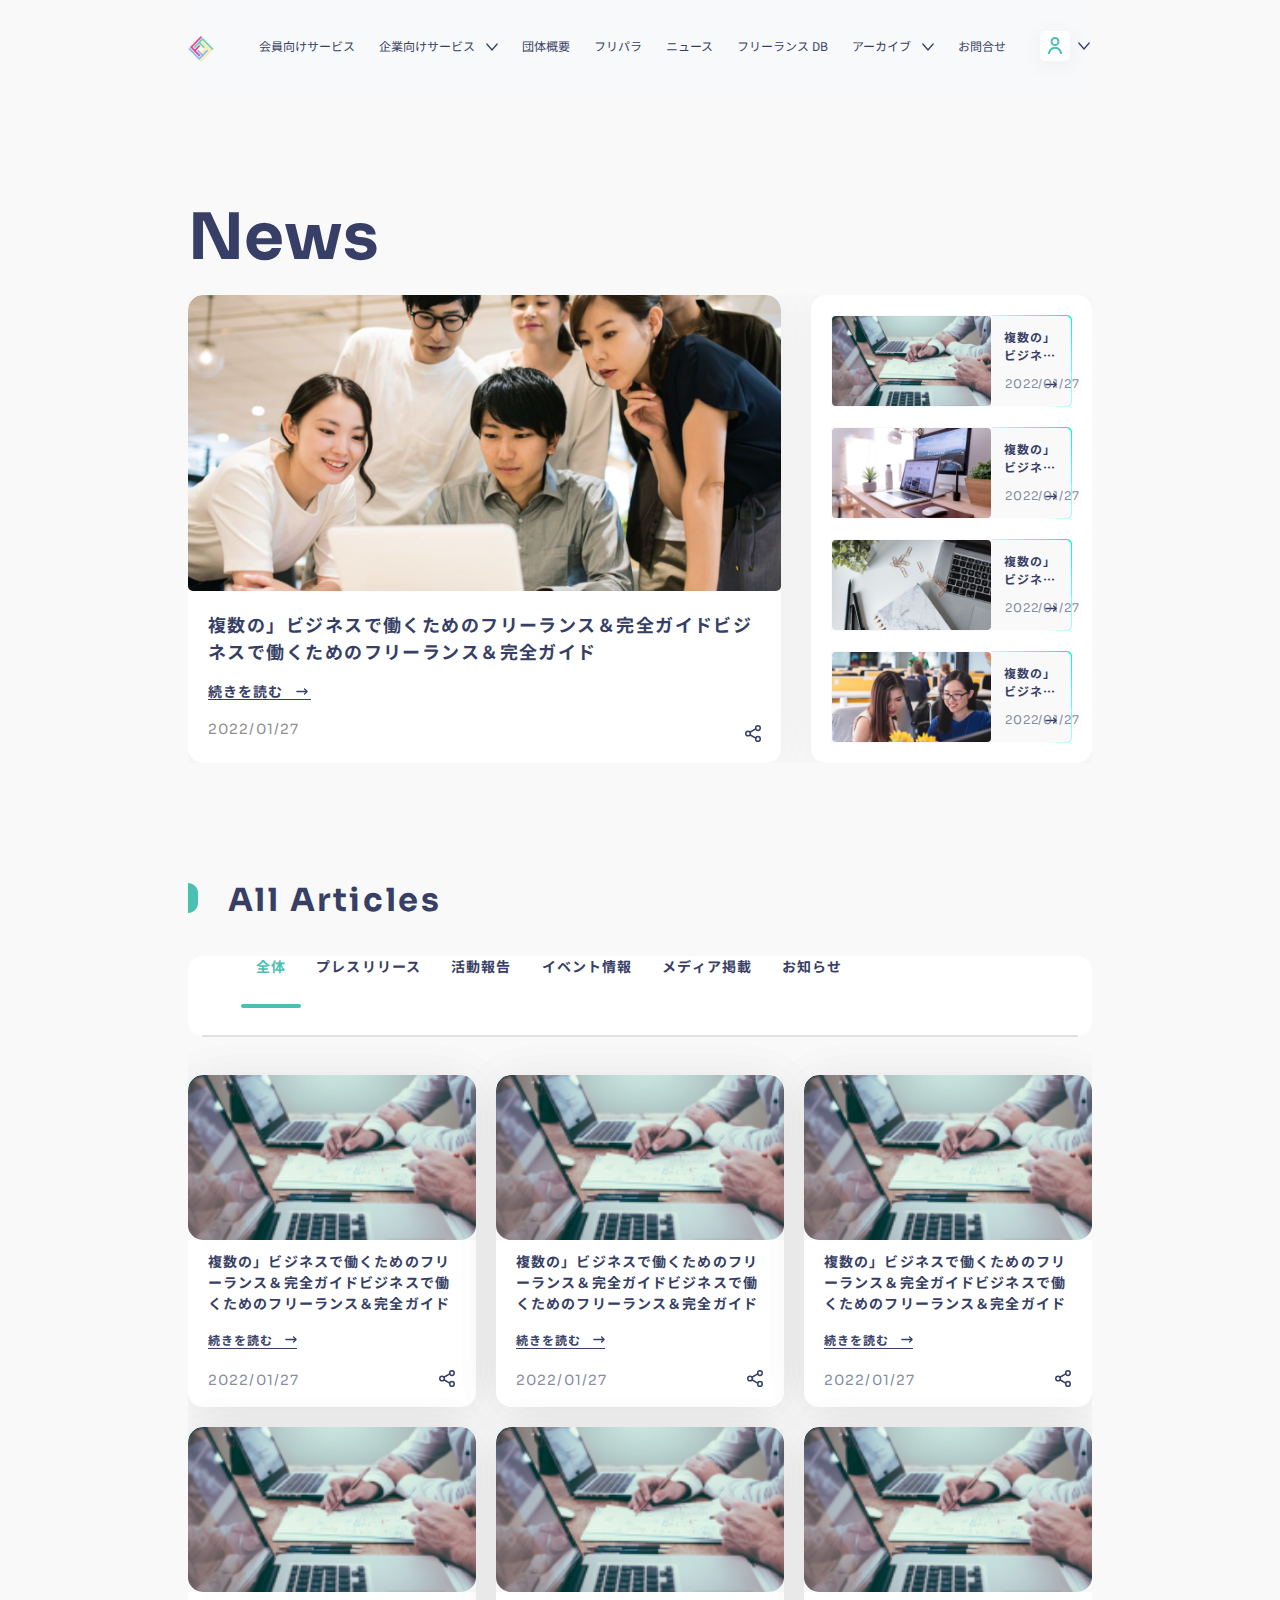
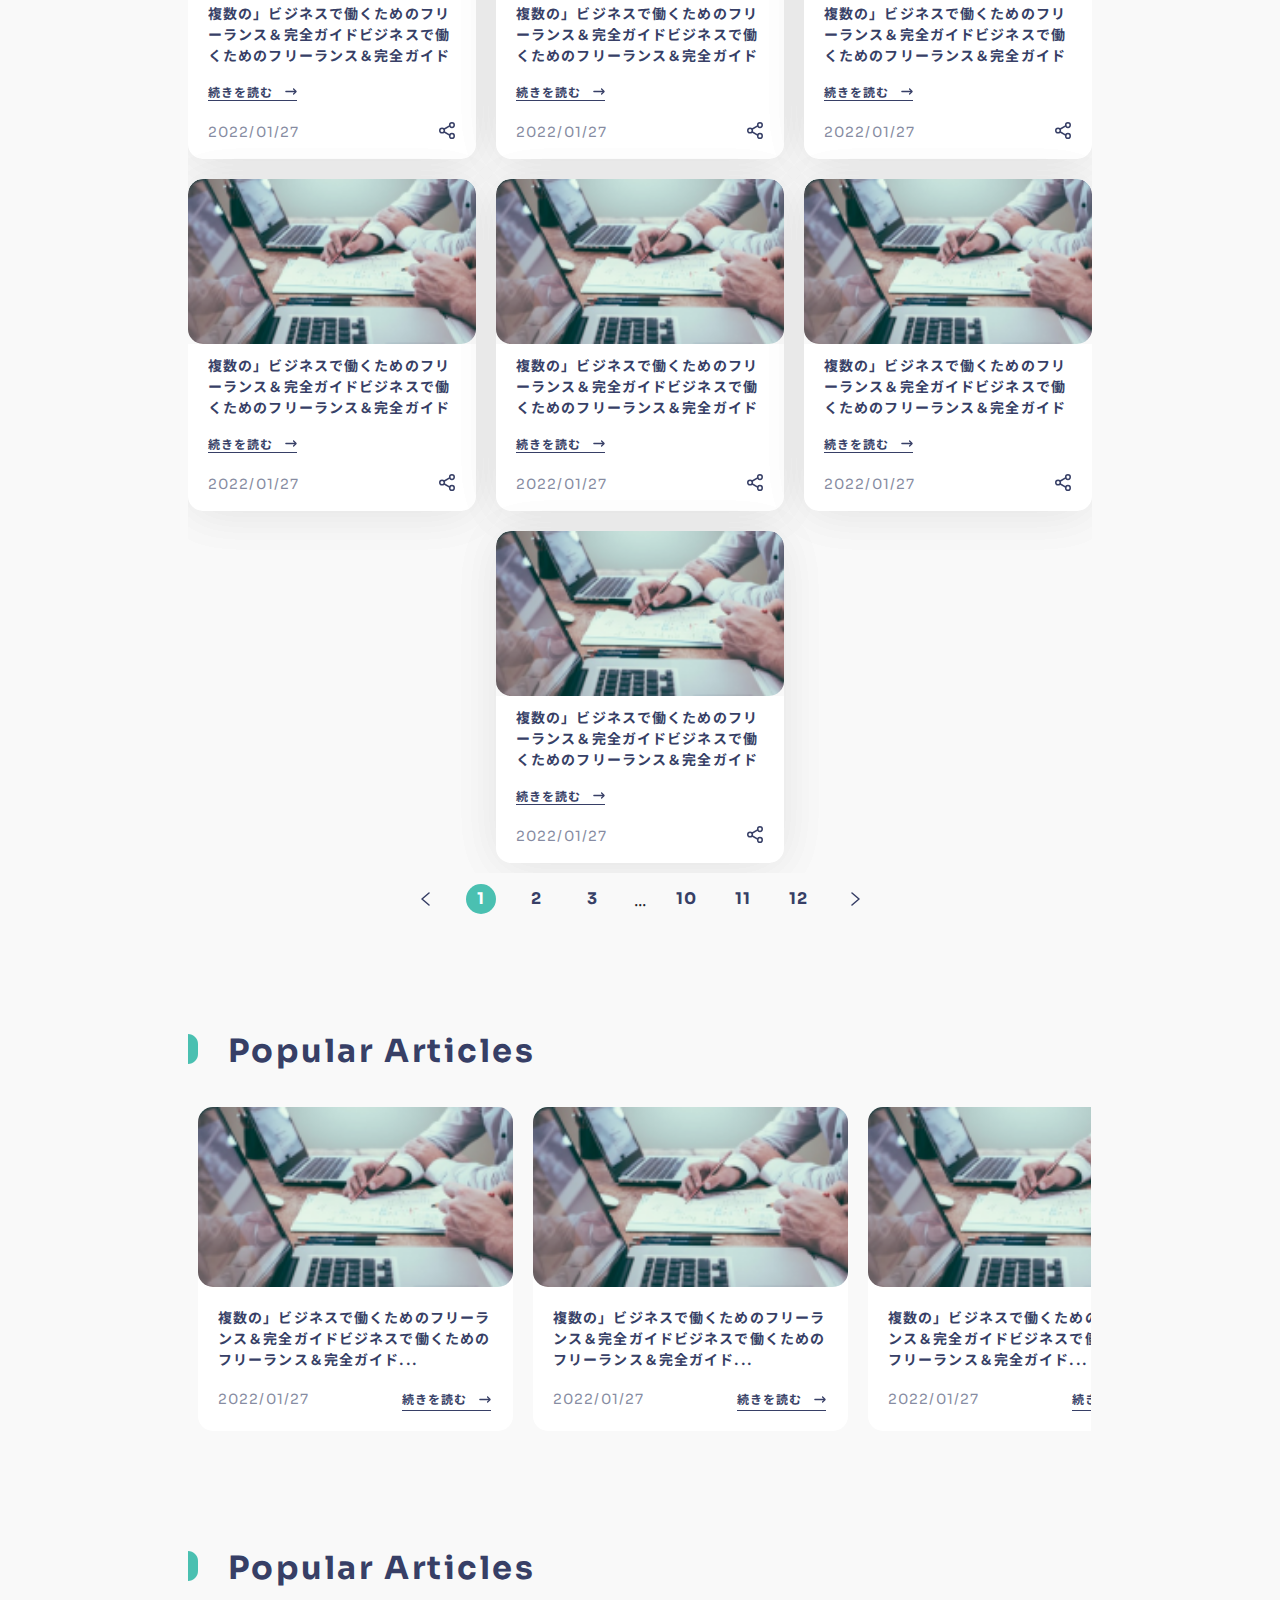
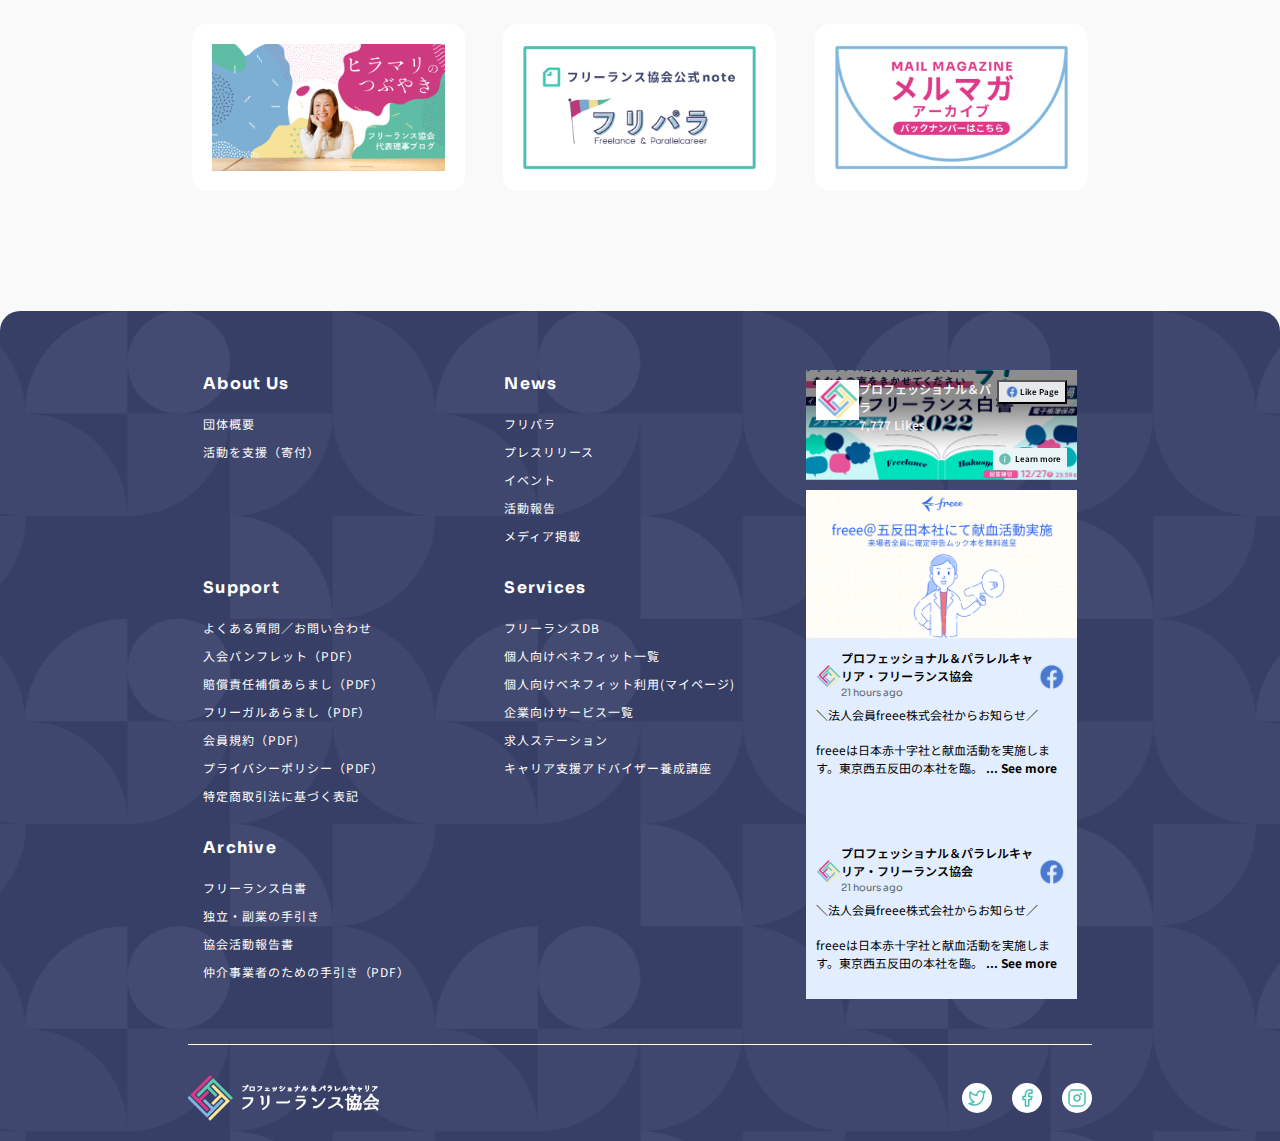
<file: index.html>
<!doctype html>
<html lang="en">

<head>
  <!-- Required meta tags -->
  <meta charset="utf-8">
  <meta name="viewport" content="width=device-width, initial-scale=1">

  <link rel="preconnect" href="https://fonts.googleapis.com">
  <link rel="preconnect" href="https://fonts.gstatic.com" crossorigin>
  <link href="https://fonts.googleapis.com/css2?family=Noto+Sans+JP:wght@100;300;400;500;700;900&family=Sora:wght@100;200;300;400;500;600;700;800&display=swap" rel="stylesheet">


  <script src="https://code.jquery.com/jquery-3.2.1.slim.min.js" integrity="sha384-KJ3o2DKtIkvYIK3UENzmM7KCkRr/rE9/Qpg6aAZGJwFDMVNA/GpGFF93hXpG5KkN" crossorigin="anonymous"></script>
  <script src="https://cdnjs.cloudflare.com/ajax/libs/popper.js/1.12.9/umd/popper.min.js" integrity="sha384-ApNbgh9B+Y1QKtv3Rn7W3mgPxhU9K/ScQsAP7hUibX39j7fakFPskvXusvfa0b4Q" crossorigin="anonymous"></script>

  <script src="https://maxcdn.bootstrapcdn.com/bootstrap/4.0.0/js/bootstrap.min.js" integrity="sha384-JZR6Spejh4U02d8jOt6vLEHfe/JQGiRRSQQxSfFWpi1MquVdAyjUar5+76PVCmYl" crossorigin="anonymous"></script>
  <!-- <link rel="stylesheet" href="https://maxcdn.bootstrapcdn.com/bootstrap/4.0.0/css/bootstrap.min.css" integrity="sha384-Gn5384xqQ1aoWXA+058RXPxPg6fy4IWvTNh0E263XmFcJlSAwiGgFAW/dAiS6JXm" crossorigin="anonymous"> -->

  <!-- <script src="assets/bootstrap/js/bootstrap.min.js" type="text/javascript"></script> -->
  <link rel="stylesheet" href="assets/css/bootstrap.css">
  <link rel="stylesheet" type="text/css" href="assets/css/style.css">
  <link rel="stylesheet" type="text/css" href="assets/css/responsive.css">
  <title></title>
</head>

<body>
  <section class="sec-box">
    <header>
      <nav class="navbar navbar-expand-lg navbar-light bg-light">
        <a class="navbar-brand" href="#">
          <img src="assets/images/logo.svg" alt="">
        </a>
        <button class="navbar-toggler" type="button" data-toggle="collapse" data-target="#navbarTogglerDemo01" aria-controls="navbarTogglerDemo01" aria-expanded="false" aria-label="Toggle navigation">
          <img src="assets/images/icons/nav-hamburger.svg" alt="">
        </button>
        <div class="collapse navbar-collapse" id="navbarTogglerDemo01">

          <ul class="navbar-nav ml-auto mt-2 mt-lg-0">
            <li class="nav-item">
              <a class="nav-link" href="#">会員向けサービス</a>
            </li>
            <li class="nav-item dropdown flex-column flex-lg-row align-items-start align-items-lg-center">
              <a class="nav-link dropdown-toggle" href="#" id="navbarDropdownMenuLink1" data-toggle="dropdown" aria-haspopup="true" aria-expanded="false">
                企業向けサービス
              </a>
              <div class="dropdown-menu" aria-labelledby="navbarDropdownMenuLink1">
                <a class="dropdown-item" href="#">option1</a>
                <a class="dropdown-item" href="#">option2</a>
              </div>
            </li>
            <li class="nav-item">
              <a class="nav-link" href="#">団体概要</a>
            </li>
            <li class="nav-item">
              <a class="nav-link" href="#">フリパラ</a>
            </li>
            <li class="nav-item">
              <a class="nav-link" href="#">ニュース</a>
            </li>
            <li class="nav-item">
              <a class="nav-link" href="#">フリーランス DB</a>
            </li>
            <li class="nav-item dropdown flex-column flex-lg-row align-items-start align-items-lg-center">
              <a class="nav-link dropdown-toggle" href="#" id="navbarDropdownMenuLink2" data-toggle="dropdown" aria-haspopup="true" aria-expanded="false">
                アーカイブ
              </a>
              <div class="dropdown-menu" aria-labelledby="navbarDropdownMenuLink2">
                <a class="dropdown-item" href="#">option1</a>
                <a class="dropdown-item" href="#">option2</a>
              </div>
            </li>
            <li class="nav-item">
              <a class="nav-link" href="#">お問合せ</a>
            </li>
            <li class="nav-item dropdown profile-dropdown d-flex d-lg-none d-xl-flex ml-0 ml-lg-5">
              <div class="dropdown-menu d-block position-static d-flex" aria-labelledby="navbarDropdownMenuLink3">
                <a class="dropdown-item" href="#">ログイン</a>
                <a class="dropdown-item" href="#">会員登録</a>
              </div>
            </li>
            <li class="nav-item dropdown profile-dropdown d-none d-lg-flex d-xl-none ">
              <a class="nav-link dropdown-toggle " href="#" id="navbarDropdownMenuLink3" data-toggle="dropdown" aria-haspopup="true" aria-expanded="false">
                <img src="assets/images/icons/user-nav.svg" alt="">
              </a>
              <div class="dropdown-menu " aria-labelledby="navbarDropdownMenuLink3">
                <a class="dropdown-item mx-0 mb-1" href="#">ログイン</a>
                <a class="dropdown-item mx-0" href="#">会員登録</a>
              </div>
            </li>
          </ul>
        </div>
      </nav>
    </header>
  </section>


  <section class="sec-box">
    <div class="">
      <h1 class="news-heading">News <img src="assets/images/icons/news-logo.svg" alt=""> </h1>
    </div>

    <div class="news-sec">
      <div class="row">
        <div class="col-0 col-lg-8">
          <div class="highlighted-news">
            <div class="">
              <div class="img">
                <div class="">
                  <img src="assets/images/news-img-1.png" alt="">
                </div>
              </div>
              <div class="info">
                <h1><a href="#"> 複数の」ビジネスで働くためのフリーランス＆完全ガイドビジネスで働くためのフリーランス＆完全ガイド</a></h1>
                <a href="#"> <span>続きを読む</span> </a>
                <div class="share">
                  <p>2022/01/27</p>
                  <a href="#"><img src="assets/images/icons/share.svg" alt=""></a>
                </div>
              </div>
            </div>

          </div>
        </div>
        <div class="col-12 col-lg-4">
          <div class="list-news">

            <div class="list-news-item">

              <div class="">
                <div class="img">
                  <div class="">
                    <img src="assets/images/news-img-2.png" alt="">
                  </div>
                </div>
                <div class="info">
                  <h1>複数の」ビジネスで働くためのフリーランス＆完全ガイドビジネスで働くためのフリーランス＆完全ガイド...</h1>
                  <a href="#"> <span>続きを読む</span> </a>
                  <div class="share">
                    <p>2022/01/27</p>
                    <a href="#"><img src="assets/images/icons/share.svg" alt=""></a>
                  </div>
                </div>
              </div>

            </div>


            <div class="list-news-item">
              <div class="">
                <div class="img">
                  <div class="">
                    <img src="assets/images/news-img-3.png" alt="">
                  </div>
                </div>
                <div class="info">
                  <h1>複数の」ビジネスで働くためのフリーランス＆完全ガイドビジネスで働くためのフリーランス＆完全ガイド...</h1>
                  <a href="#"> <span>続きを読む</span> </a>
                  <div class="share">
                    <p>2022/01/27</p>
                    <a href="#"><img src="assets/images/icons/share.svg" alt=""></a>
                  </div>
                </div>
              </div>
            </div>
            <div class="list-news-item">
              <div class="">
                <div class="img">
                  <div class="">
                    <img src="assets/images/news-img-4.png" alt="">
                  </div>
                </div>
                <div class="info">
                  <h1>複数の」ビジネスで働くためのフリーランス＆完全ガイドビジネスで働くためのフリーランス＆完全ガイド...</h1>
                  <a href="#"> <span>続きを読む</span> </a>
                  <div class="share">
                    <p>2022/01/27</p>
                    <a href="#"><img src="assets/images/icons/share.svg" alt=""></a>
                  </div>
                </div>
              </div>
            </div>
            <div class="list-news-item">
              <div class="">
                <div class="img">
                  <div class="">
                    <img src="assets/images/news-img-5.png" alt="">
                  </div>
                </div>
                <div class="info">
                  <h1>複数の」ビジネスで働くためのフリーランス＆完全ガイドビジネスで働くためのフリーランス＆完全ガイド...</h1>
                  <a href="#"> <span>続きを読む</span> </a>
                  <div class="share">
                    <p>2022/01/27</p>
                    <a href="#"><img src="assets/images/icons/share.svg" alt=""></a>
                  </div>
                </div>
              </div>
            </div>
          </div>
        </div>
      </div>
    </div>

  </section>



  <section class="sec-box">
    <div class="">
      <h1 class="sec-heading"> <img src="assets/images/icons/sec-heading.svg" alt=""> All Articles</h1>

      <ul class="nav nav-pills">
        <li><a class="active show" data-toggle="pill" href="#menu1">全体</a></li>
        <li><a data-toggle="pill" href="#menu2">プレスリリース</a></li>
        <li><a data-toggle="pill" href="#menu3">活動報告</a></li>
        <li><a data-toggle="pill" href="#menu4">イベント情報</a></li>
        <li><a data-toggle="pill" href="#menu5">メディア掲載</a></li>
        <li><a data-toggle="pill" href="#menu6">お知らせ</a></li>
      </ul>

      <div class="tab-content">
        <div id="menu1" class="tab-pane fade in active show">
          <div class="article-list">
            <div class="">
              <div class="article-item">
                <div class="">
                  <div class="img">
                    <div class="">
                      <img src="assets/images/news-img-2.png" alt="">
                    </div>
                  </div>
                  <div class="info">
                    <h1> <a href="#"> 複数の」ビジネスで働くためのフリーランス＆完全ガイドビジネスで働くためのフリーランス＆完全ガイド</a></h1>
                    <a href="#"> <span>続きを読む</span> </a>
                    <div class="share">
                      <p>2022/01/27</p>
                      <a href="#"><img src="assets/images/icons/share.svg" alt=""></a>
                    </div>
                  </div>
                </div>
              </div>
              <div class="article-item">
                <div class="">
                  <div class="img">
                    <div class="">
                      <img src="assets/images/news-img-2.png" alt="">
                    </div>
                  </div>
                  <div class="info">
                    <h1> <a href="#"> 複数の」ビジネスで働くためのフリーランス＆完全ガイドビジネスで働くためのフリーランス＆完全ガイド</a></h1>
                    <a href="#"> <span>続きを読む</span> </a>
                    <div class="share">
                      <p>2022/01/27</p>
                      <a href="#"><img src="assets/images/icons/share.svg" alt=""></a>
                    </div>
                  </div>
                </div>
              </div>
              <div class="article-item">
                <div class="">
                  <div class="img">
                    <div class="">
                      <img src="assets/images/news-img-2.png" alt="">
                    </div>
                  </div>
                  <div class="info">
                    <h1> <a href="#"> 複数の」ビジネスで働くためのフリーランス＆完全ガイドビジネスで働くためのフリーランス＆完全ガイド</a></h1>
                    <a href="#"> <span>続きを読む</span> </a>
                    <div class="share">
                      <p>2022/01/27</p>
                      <a href="#"><img src="assets/images/icons/share.svg" alt=""></a>
                    </div>
                  </div>
                </div>
              </div>
              <div class="article-item">
                <div class="">
                  <div class="img">
                    <div class="">
                      <img src="assets/images/news-img-2.png" alt="">
                    </div>
                  </div>
                  <div class="info">
                    <h1> <a href="#"> 複数の」ビジネスで働くためのフリーランス＆完全ガイドビジネスで働くためのフリーランス＆完全ガイド</a></h1>
                    <a href="#"> <span>続きを読む</span> </a>
                    <div class="share">
                      <p>2022/01/27</p>
                      <a href="#"><img src="assets/images/icons/share.svg" alt=""></a>
                    </div>
                  </div>
                </div>
              </div>

              <div class="article-item">
                <div class="">
                  <div class="img">
                    <div class="">
                      <img src="assets/images/news-img-2.png" alt="">
                    </div>
                  </div>
                  <div class="info">
                    <h1> <a href="#"> 複数の」ビジネスで働くためのフリーランス＆完全ガイドビジネスで働くためのフリーランス＆完全ガイド</a></h1>
                    <a href="#"> <span>続きを読む</span> </a>
                    <div class="share">
                      <p>2022/01/27</p>
                      <a href="#"><img src="assets/images/icons/share.svg" alt=""></a>
                    </div>
                  </div>
                </div>
              </div>

              <div class="article-item">
                <div class="">
                  <div class="img">
                    <div class="">
                      <img src="assets/images/news-img-2.png" alt="">
                    </div>
                  </div>
                  <div class="info">
                    <h1> <a href="#"> 複数の」ビジネスで働くためのフリーランス＆完全ガイドビジネスで働くためのフリーランス＆完全ガイド</a></h1>
                    <a href="#"> <span>続きを読む</span> </a>
                    <div class="share">
                      <p>2022/01/27</p>
                      <a href="#"><img src="assets/images/icons/share.svg" alt=""></a>
                    </div>
                  </div>
                </div>
              </div>

              <div class="article-item">
                <div class="">
                  <div class="img">
                    <div class="">
                      <img src="assets/images/news-img-2.png" alt="">
                    </div>
                  </div>
                  <div class="info">
                    <h1> <a href="#"> 複数の」ビジネスで働くためのフリーランス＆完全ガイドビジネスで働くためのフリーランス＆完全ガイド</a></h1>
                    <a href="#"> <span>続きを読む</span> </a>
                    <div class="share">
                      <p>2022/01/27</p>
                      <a href="#"><img src="assets/images/icons/share.svg" alt=""></a>
                    </div>
                  </div>
                </div>
              </div>

              <div class="article-item">
                <div class="">
                  <div class="img">
                    <div class="">
                      <img src="assets/images/news-img-2.png" alt="">
                    </div>
                  </div>
                  <div class="info">
                    <h1> <a href="#"> 複数の」ビジネスで働くためのフリーランス＆完全ガイドビジネスで働くためのフリーランス＆完全ガイド</a></h1>
                    <a href="#"> <span>続きを読む</span> </a>
                    <div class="share">
                      <p>2022/01/27</p>
                      <a href="#"><img src="assets/images/icons/share.svg" alt=""></a>
                    </div>
                  </div>
                </div>
              </div>

              <div class="article-item">
                <div class="">
                  <div class="img">
                    <div class="">
                      <img src="assets/images/news-img-2.png" alt="">
                    </div>
                  </div>
                  <div class="info">
                    <h1> <a href="#"> 複数の」ビジネスで働くためのフリーランス＆完全ガイドビジネスで働くためのフリーランス＆完全ガイド</a></h1>
                    <a href="#"> <span>続きを読む</span> </a>
                    <div class="share">
                      <p>2022/01/27</p>
                      <a href="#"><img src="assets/images/icons/share.svg" alt=""></a>
                    </div>
                  </div>
                </div>
              </div>

              <div class="article-item">
                <div class="">
                  <div class="img">
                    <div class="">
                      <img src="assets/images/news-img-2.png" alt="">
                    </div>
                  </div>
                  <div class="info">
                    <h1> <a href="#"> 複数の」ビジネスで働くためのフリーランス＆完全ガイドビジネスで働くためのフリーランス＆完全ガイド</a></h1>
                    <a href="#"> <span>続きを読む</span> </a>
                    <div class="share">
                      <p>2022/01/27</p>
                      <a href="#"><img src="assets/images/icons/share.svg" alt=""></a>
                    </div>
                  </div>
                </div>
              </div>
            </div>

          </div>
        </div>
        <div id="menu2" class="tab-pane fade">
          <h3>Menu 2</h3>
          <p>Ut enim ad minim veniam, quis nostrud exercitation ullamco laboris nisi ut aliquip ex ea commodo consequat.</p>
        </div>
        <div id="menu3" class="tab-pane fade">
          <h3>Menu 3</h3>
          <p>Sed ut perspiciatis unde omnis iste natus error sit voluptatem accusantium doloremque laudantium, totam rem aperiam.</p>
        </div>
        <div id="menu4" class="tab-pane fade">
          <h3>Menu 4</h3>
          <p>Eaque ipsa quae ab illo inventore veritatis et quasi architecto beatae vitae dicta sunt explicabo.</p>
        </div>
        <div id="menu5" class="tab-pane fade">
          <h3>Menu 5</h3>
          <p>Eaque ipsa quae ab illo inventore veritatis et quasi architecto beatae vitae dicta sunt explicabo.</p>
        </div>
        <div id="menu6" class="tab-pane fade">
          <h3>Menu 6</h3>
          <p>Eaque ipsa quae ab illo inventore veritatis et quasi architecto beatae vitae dicta sunt explicabo.</p>
        </div>
      </div>

    </div>


    <div class="pagination">
      <ul>
        <li> <a href="#"> <img src="assets/images/icons/pagination-left.svg" alt=""> </a> </li>
        <li class="active"> <a href="#"> 1 </a> </li>
        <li> <a href="#"> 2 </a> </li>
        <li> <a href="#"> 3 </a> </li>
        <li> ... </li>
        <li> <a href="#"> 10 </a> </li>
        <li> <a href="#"> 11 </a> </li>
        <li> <a href="#"> 12 </a> </li>
        <li> <a href="#"> <img style="transform: rotate(180deg);" src="assets/images/icons/pagination-left.svg" alt=""> </a> </li>
      </ul>
    </div>



  </section>



  <section class="sec-box">
    <div class="">
      <h1 class="sec-heading"> <img src="assets/images/icons/sec-heading.svg" alt=""> Popular Articles</h1>
      <div class="popular-articles-list">
        <div class="popular-article-item">
          <div class="">
            <div class="img">
              <div class="">
                <img src="assets/images/news-img-2.png" alt="">
              </div>
            </div>
            <div class="info">
              <h1>複数の」ビジネスで働くためのフリーランス＆完全ガイドビジネスで働くためのフリーランス＆完全ガイド...</h1>
              <div class="share">
                <p>2022/01/27</p>
                <a href="#"> <span>続きを読む</span> </a>
              </div>
            </div>
          </div>
        </div>
        <div class="popular-article-item">
          <div class="">
            <div class="img">
              <div class="">
                <img src="assets/images/news-img-2.png" alt="">
              </div>
            </div>
            <div class="info">
              <h1>複数の」ビジネスで働くためのフリーランス＆完全ガイドビジネスで働くためのフリーランス＆完全ガイド...</h1>
              <div class="share">
                <p>2022/01/27</p>
                <a href="#"> <span>続きを読む</span> </a>
              </div>
            </div>
          </div>
        </div>
        <div class="popular-article-item">
          <div class="">
            <div class="img">
              <div class="">
                <img src="assets/images/news-img-2.png" alt="">
              </div>
            </div>
            <div class="info">
              <h1>複数の」ビジネスで働くためのフリーランス＆完全ガイドビジネスで働くためのフリーランス＆完全ガイド...</h1>
              <div class="share">
                <p>2022/01/27</p>
                <a href="#"> <span>続きを読む</span> </a>
              </div>
            </div>
          </div>
        </div>
        <div class="popular-article-item">
          <div class="">
            <div class="img">
              <div class="">
                <img src="assets/images/news-img-2.png" alt="">
              </div>
            </div>
            <div class="info">
              <h1>複数の」ビジネスで働くためのフリーランス＆完全ガイドビジネスで働くためのフリーランス＆完全ガイド...</h1>
              <div class="share">
                <p>2022/01/27</p>
                <a href="#"> <span>続きを読む</span> </a>
              </div>
            </div>
          </div>
        </div>
        <div class="popular-article-item">
          <div class="">
            <div class="img">
              <div class="">
                <img src="assets/images/news-img-2.png" alt="">
              </div>
            </div>
            <div class="info">
              <h1>複数の」ビジネスで働くためのフリーランス＆完全ガイドビジネスで働くためのフリーランス＆完全ガイド...</h1>
              <div class="share">
                <p>2022/01/27</p>
                <a href="#"> <span>続きを読む</span> </a>
              </div>
            </div>
          </div>
        </div>
        <div class="popular-article-item">
          <div class="">
            <div class="img">
              <div class="">
                <img src="assets/images/news-img-2.png" alt="">
              </div>
            </div>
            <div class="info">
              <h1>複数の」ビジネスで働くためのフリーランス＆完全ガイドビジネスで働くためのフリーランス＆完全ガイド...</h1>
              <div class="share">
                <p>2022/01/27</p>
                <a href="#"> <span>続きを読む</span> </a>
              </div>
            </div>
          </div>
        </div>
      </div>
    </div>
  </section>



  <section class="sec-box">
    <div class="other-articles">
      <h1 class="sec-heading"> <img src="assets/images/icons/sec-heading.svg" alt=""> Popular Articles</h1>

      <div class="row">
        <div class="col-12 col-lg-4">
          <a href="#">
            <div class="other-article-item">
              <img src="assets/images/banner1.png" alt="">
            </div>
          </a>

        </div>
        <div class="col-12 col-lg-4">
          <a href="#">
            <div class="other-article-item">
              <img src="assets/images/banner2.png" alt="">
            </div>
          </a>

        </div>
        <div class="col-12 col-lg-4">
          <a href="#">
            <div class="other-article-item">
              <img src="assets/images/banner3.png" alt="">
            </div>
          </a>

        </div>
      </div>
    </div>
  </section>





  <footer class="sec-box" id="footer-accordion">
    <div class="row">
      <div class="col-12 col-lg-8">
        <div class="row">
          <div class="col-12 col-lg-6 col-xl-4">
            <div class="footer-item">
              <button class="collapsed" data-toggle="collapse" data-target="#about" aria-expanded="false" aria-controls="about">
                About Us
              </button>
              <ul class="collapse" id="about" aria-labelledby="headingTwo" data-parent="#footer-accordion">
                <li> <a href="#">団体概要</a> </li>
                <li> <a href="#">活動を支援（寄付）</a> </li>
              </ul>
            </div>
          </div>
          <div class="col-12 col-lg-6 col-xl-4">
            <div class="footer-item">
              <button class="collapsed" data-toggle="collapse" data-target="#news" aria-expanded="false" aria-controls="news">
                News
              </button>
              <ul class="collapse" id="news" aria-labelledby="headingTwo" data-parent="#footer-accordion">
                <li> <a href="#">フリパラ</a> </li>
                <li> <a href="#">プレスリリース</a> </li>
                <li> <a href="#">イベント</a> </li>
                <li> <a href="#">活動報告</a> </li>
                <li> <a href="#">メディア掲載</a> </li>
              </ul>
            </div>
          </div>
          <div class="col-12 col-lg-6 col-xl-4">
            <div class="footer-item">
              <button class="collapsed" data-toggle="collapse" data-target="#support" aria-expanded="false" aria-controls="support">
                Support
              </button>
              <ul class="collapse" id="support" aria-labelledby="headingTwo" data-parent="#footer-accordion">
                <li> <a href="#">よくある質問／お問い合わせ</a> </li>
                <li> <a href="#">入会パンフレット（PDF）</a> </li>
                <li> <a href="#">賠償責任補償あらまし（PDF）</a> </li>
                <li> <a href="#">フリーガルあらまし（PDF）</a> </li>
                <li> <a href="#">会員規約（PDF)</a> </li>
                <li> <a href="#">プライバシーポリシー（PDF）</a> </li>
                <li> <a href="#">特定商取引法に基づく表記</a> </li>
              </ul>
            </div>
          </div>
          <div class="col-12 col-lg-6 col-xl-4">
            <div class="footer-item">
              <button class="collapsed" data-toggle="collapse" data-target="#services" aria-expanded="false" aria-controls="services">
                Services
              </button>
              <ul class="collapse" id="services" aria-labelledby="headingTwo" data-parent="#footer-accordion">
                <li> <a href="#">フリーランスDB</a> </li>
                <li> <a href="#">個人向けベネフィット一覧</a> </li>
                <li> <a href="#">個人向けベネフィット利用(マイページ)</a> </li>
                <li> <a href="#">企業向けサービス一覧</a> </li>
                <li> <a href="#">求人ステーション</a> </li>
                <li> <a href="#">キャリア支援アドバイザー養成講座</a> </li>
              </ul>
            </div>
          </div>
          <div class="col-12 col-lg-6 col-xl-4">
            <div class="footer-item">
              <button class="collapsed" data-toggle="collapse" data-target="#archive" aria-expanded="false" aria-controls="archive">
                Archive
              </button>
              <ul class="collapse" id="archive" aria-labelledby="headingTwo" data-parent="#footer-accordion">
                <li> <a href="#">フリーランス白書</a> </li>
                <li> <a href="#">独立・副業の手引き</a> </li>
                <li> <a href="#">協会活動報告書</a> </li>
                <li> <a href="#">仲介事業者のための手引き（PDF）</a> </li>
              </ul>
            </div>
          </div>
        </div>
      </div>
      <div class="col-12 col-lg-4">
        <div class="facebook-page">
          <!-- <img src="assets/images/facebook-page-bg.png" alt=""> -->
          <div class="">
            <img src="assets/images/footer-logo.png" alt="">
            <div class="d-flex flex-column">
              <h2>プロフェッショナル＆パラ</h2>
              <h2>7,777 Likes</h2>
            </div>
            <button class="d-flex " type="button" name="button">
              <img src="assets/images/facebook.png" alt="">
              <span>Like Page</span>
            </button>
          </div>
<div class="info">
  <button type="button" name="button">
    <img src="assets/images/icons/footer-info.svg" alt="">
    <span>Learn more</span>
  </button>
</div>

        </div>
        <div class="facebook-posts">
          <div class="">
            <img class="bg" src="assets/images/facebook-posts-bg.png" alt="">
            <div class="facebook-post-item">
              <div class="header">
                <img class="lg" src="assets/images/footer-logo.png" alt="">
                <div class="">
                  <h3>プロフェッショナル＆パラレルキャリア・フリーランス協会</h3>
                  <p>21 hours ago</p>
                </div>
                <img class="fb" src="assets/images/facebook.png" alt="">
              </div>
              <div class="text">
                <h4>＼法人会員freee株式会社からお知らせ／

                </h4>

                <h4>freeeは日本赤十字社と献血活動を実施します。東京西五反田の本社を臨。<span> <a href="#"> ... See more</a></span> </h4>
              </div>
            </div>
            <div class="facebook-post-item">
              <div class="header">
                <img class="lg" src="assets/images/footer-logo.png" alt="">
                <div class="">
                  <h3>プロフェッショナル＆パラレルキャリア・フリーランス協会</h3>
                  <p>21 hours ago</p>
                </div>
                <img class="fb" src="assets/images/facebook.png" alt="">
              </div>
              <div class="text">
                <h4>＼法人会員freee株式会社からお知らせ／

                </h4>

                <h4>freeeは日本赤十字社と献血活動を実施します。東京西五反田の本社を臨。<span> <a href="#"> ... See more</a></span> </h4>
              </div>
            </div>
            <div class="facebook-post-item">
              <div class="header">
                <img class="lg" src="assets/images/footer-logo.png" alt="">
                <div class="">
                  <h3>プロフェッショナル＆パラレルキャリア・フリーランス協会</h3>
                  <p>21 hours ago</p>
                </div>
                <img class="fb" src="assets/images/facebook.png" alt="">
              </div>
              <div class="text">
                <h4>＼法人会員freee株式会社からお知らせ／

                </h4>

                <h4>freeeは日本赤十字社と献血活動を実施します。東京西五反田の本社を臨。<span> <a href="#"> ... See more</a></span> </h4>
              </div>
            </div>
            <div class="facebook-post-item">
              <div class="header">
                <img class="lg" src="assets/images/footer-logo.png" alt="">
                <div class="">
                  <h3>プロフェッショナル＆パラレルキャリア・フリーランス協会</h3>
                  <p>21 hours ago</p>
                </div>
                <img class="fb" src="assets/images/facebook.png" alt="">
              </div>
              <div class="text">
                <h4>＼法人会員freee株式会社からお知らせ／

                </h4>

                <h4>freeeは日本赤十字社と献血活動を実施します。東京西五反田の本社を臨。<span> <a href="#"> ... See more</a></span> </h4>
              </div>
            </div>
            <div class="facebook-post-item">
              <div class="header">
                <img class="lg" src="assets/images/footer-logo.png" alt="">
                <div class="">
                  <h3>プロフェッショナル＆パラレルキャリア・フリーランス協会</h3>
                  <p>21 hours ago</p>
                </div>
                <img class="fb" src="assets/images/facebook.png" alt="">
              </div>
              <div class="text">
                <h4>＼法人会員freee株式会社からお知らせ／

                </h4>

                <h4>freeeは日本赤十字社と献血活動を実施します。東京西五反田の本社を臨。<span> <a href="#"> ... See more</a></span> </h4>
              </div>
            </div>
          </div>
        </div>
      </div>
    </div>


    <div class="footer-bottom">
      <div class="">
          <div class="logo-side">
            <img class="lg" src="assets/images/footer-bottom-logo.png" alt="">

          </div>
          <ul>
            <li> <a href="#"> <img src="assets/images/icons/twitter.svg" alt=""> </a> </li>
            <li> <a href="#"> <img src="assets/images/icons/facebook.svg" alt=""> </a> </li>
            <li> <a href="#"> <img src="assets/images/icons/instagram.svg" alt=""> </a> </li>
          </ul>
      </div>
    </div>


  </footer>





  <!-- <script src="https://code.jquery.com/jquery-3.2.1.slim.min.js" integrity="sha384-KJ3o2DKtIkvYIK3UENzmM7KCkRr/rE9/Qpg6aAZGJwFDMVNA/GpGFF93hXpG5KkN" crossorigin="anonymous"></script>
  <script src="https://cdnjs.cloudflare.com/ajax/libs/popper.js/1.12.9/umd/popper.min.js" integrity="sha384-ApNbgh9B+Y1QKtv3Rn7W3mgPxhU9K/ScQsAP7hUibX39j7fakFPskvXusvfa0b4Q" crossorigin="anonymous"></script> -->
  <!-- <script src="assets/bootstrap/js/bootstrap.min.js"></script> -->

</body>

</html>
</file>
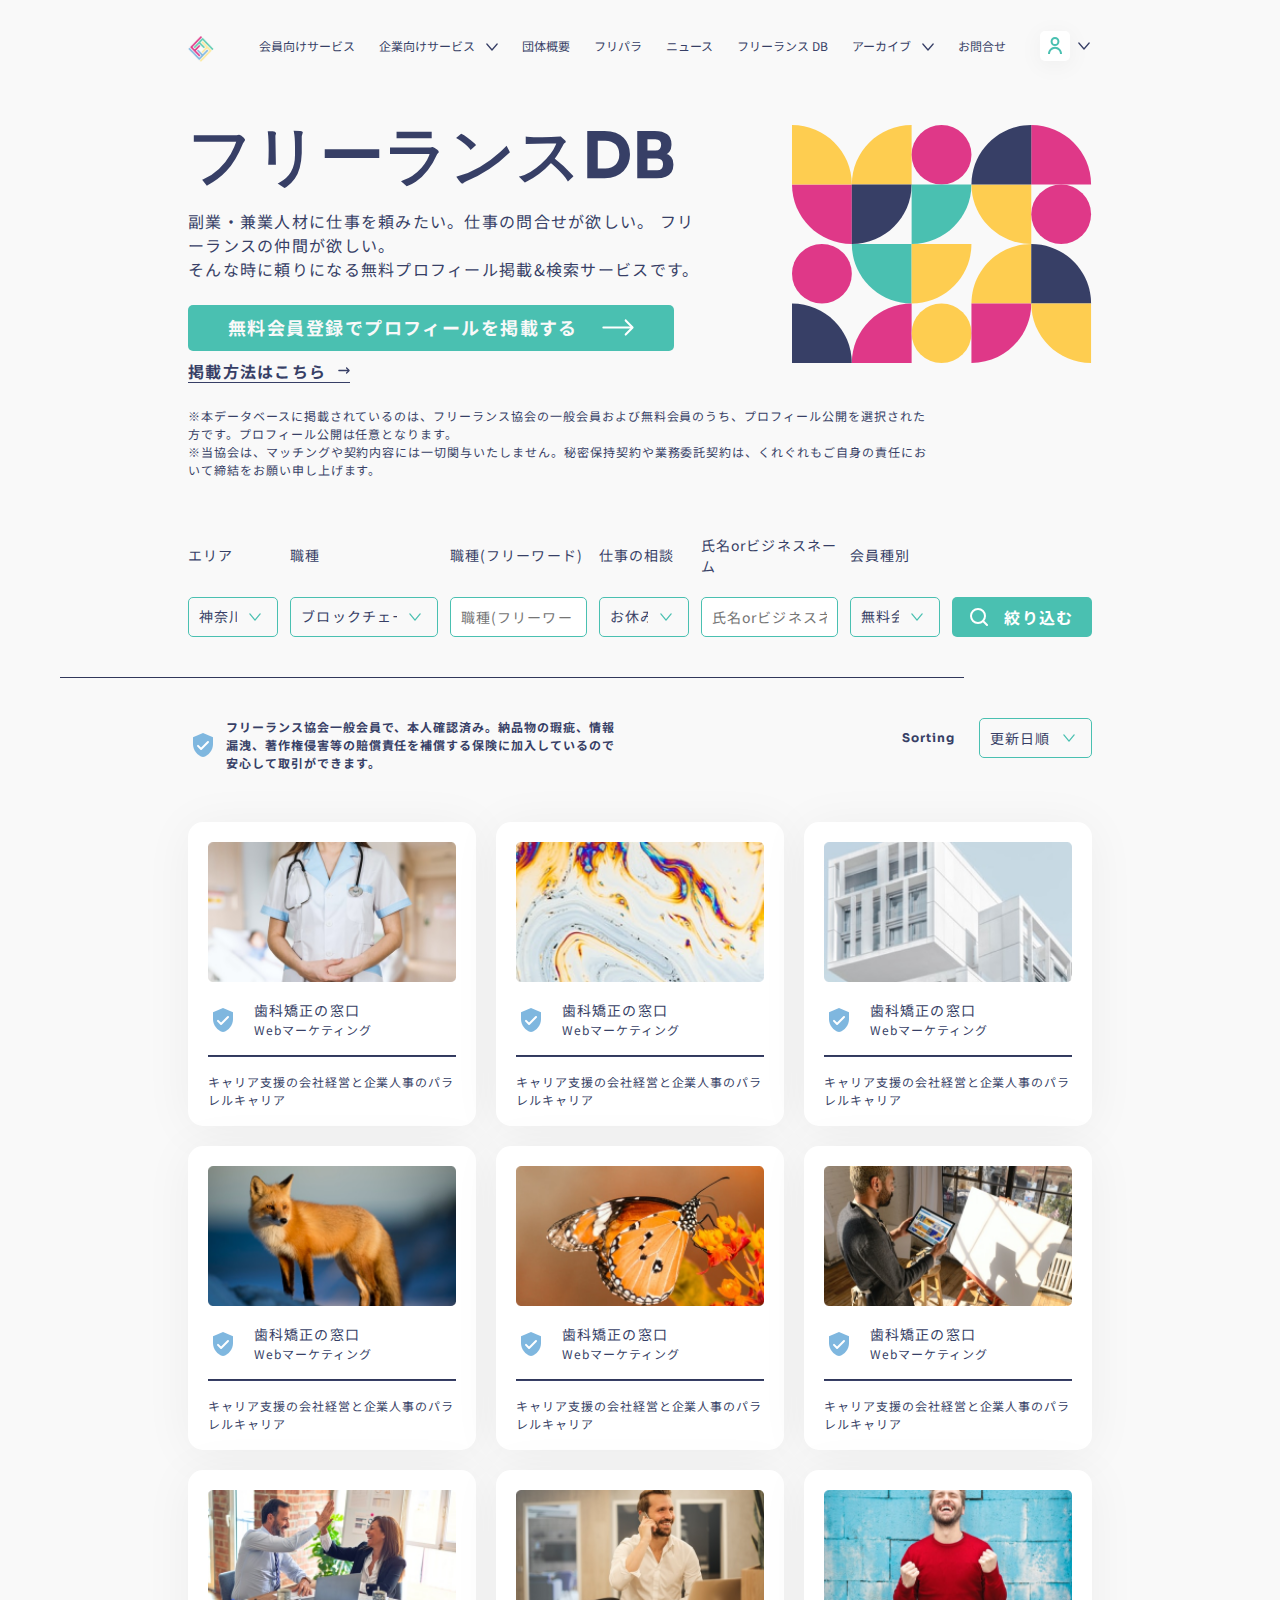
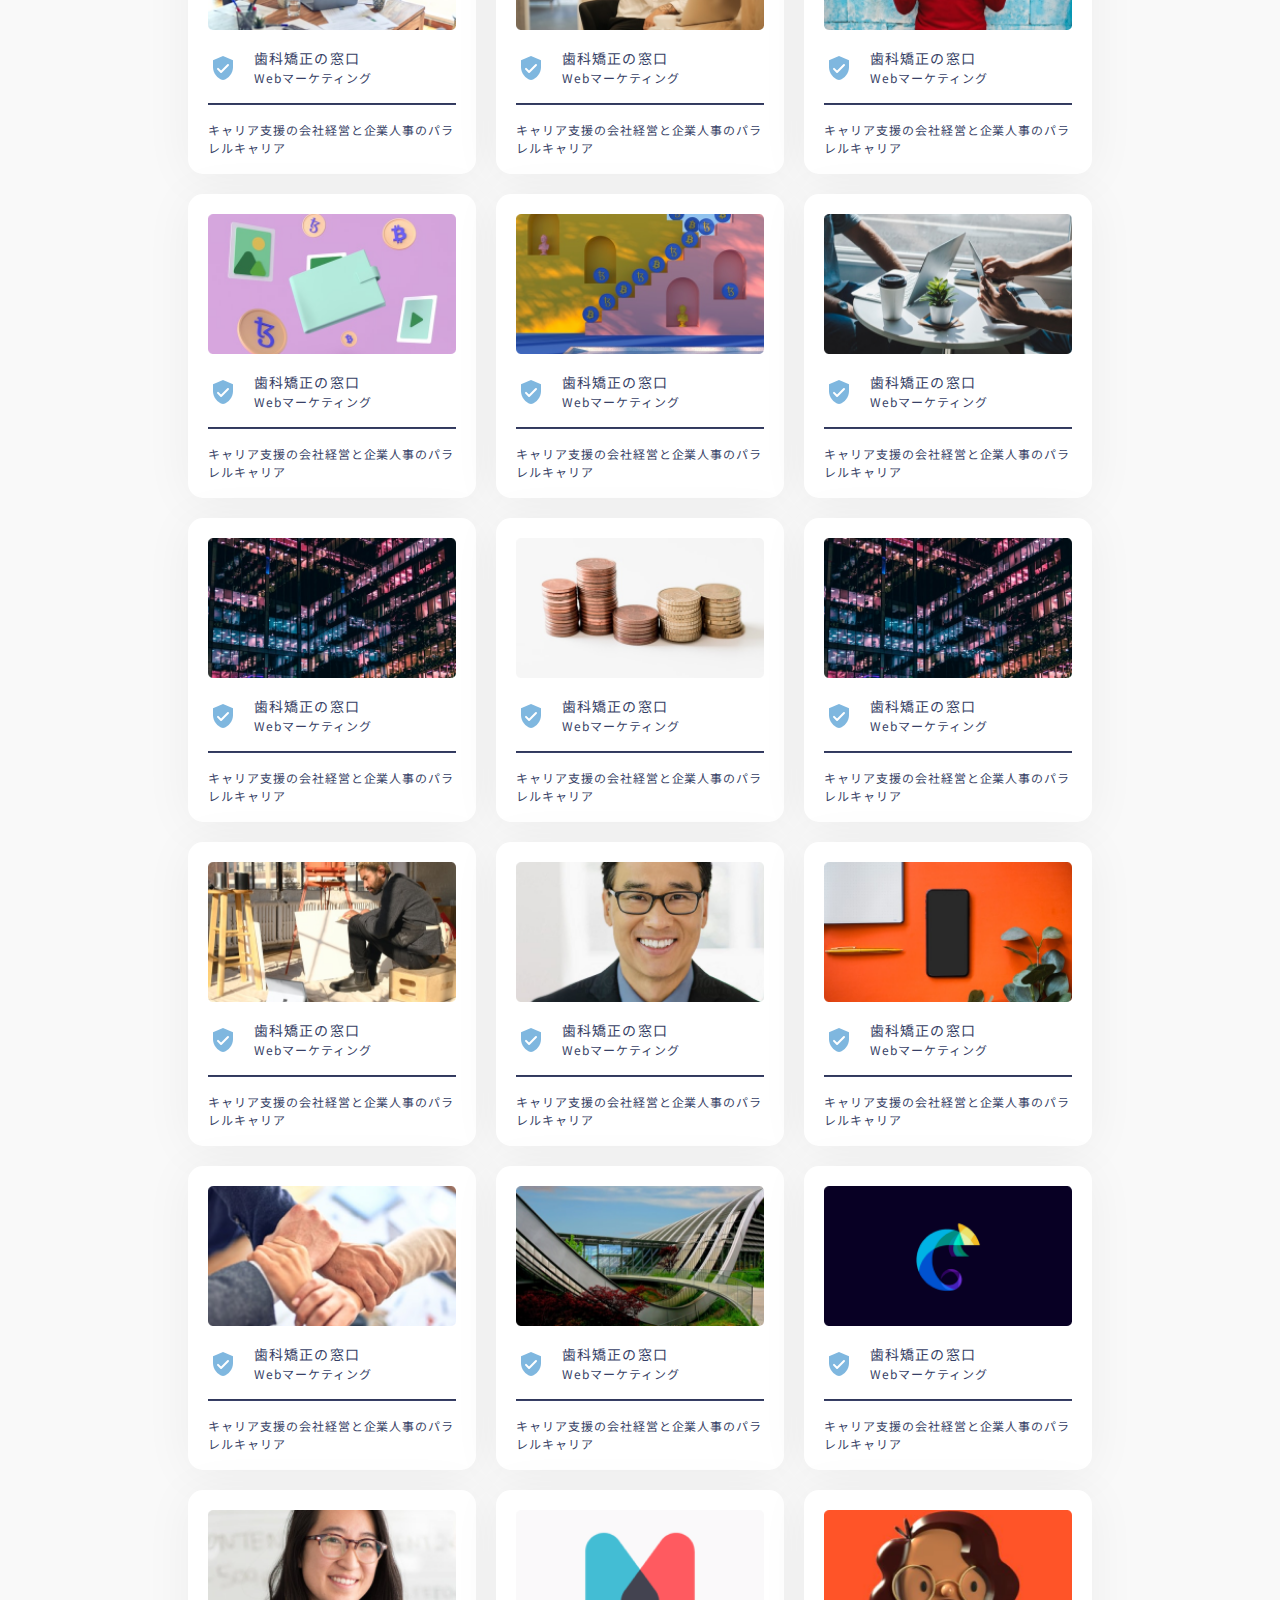
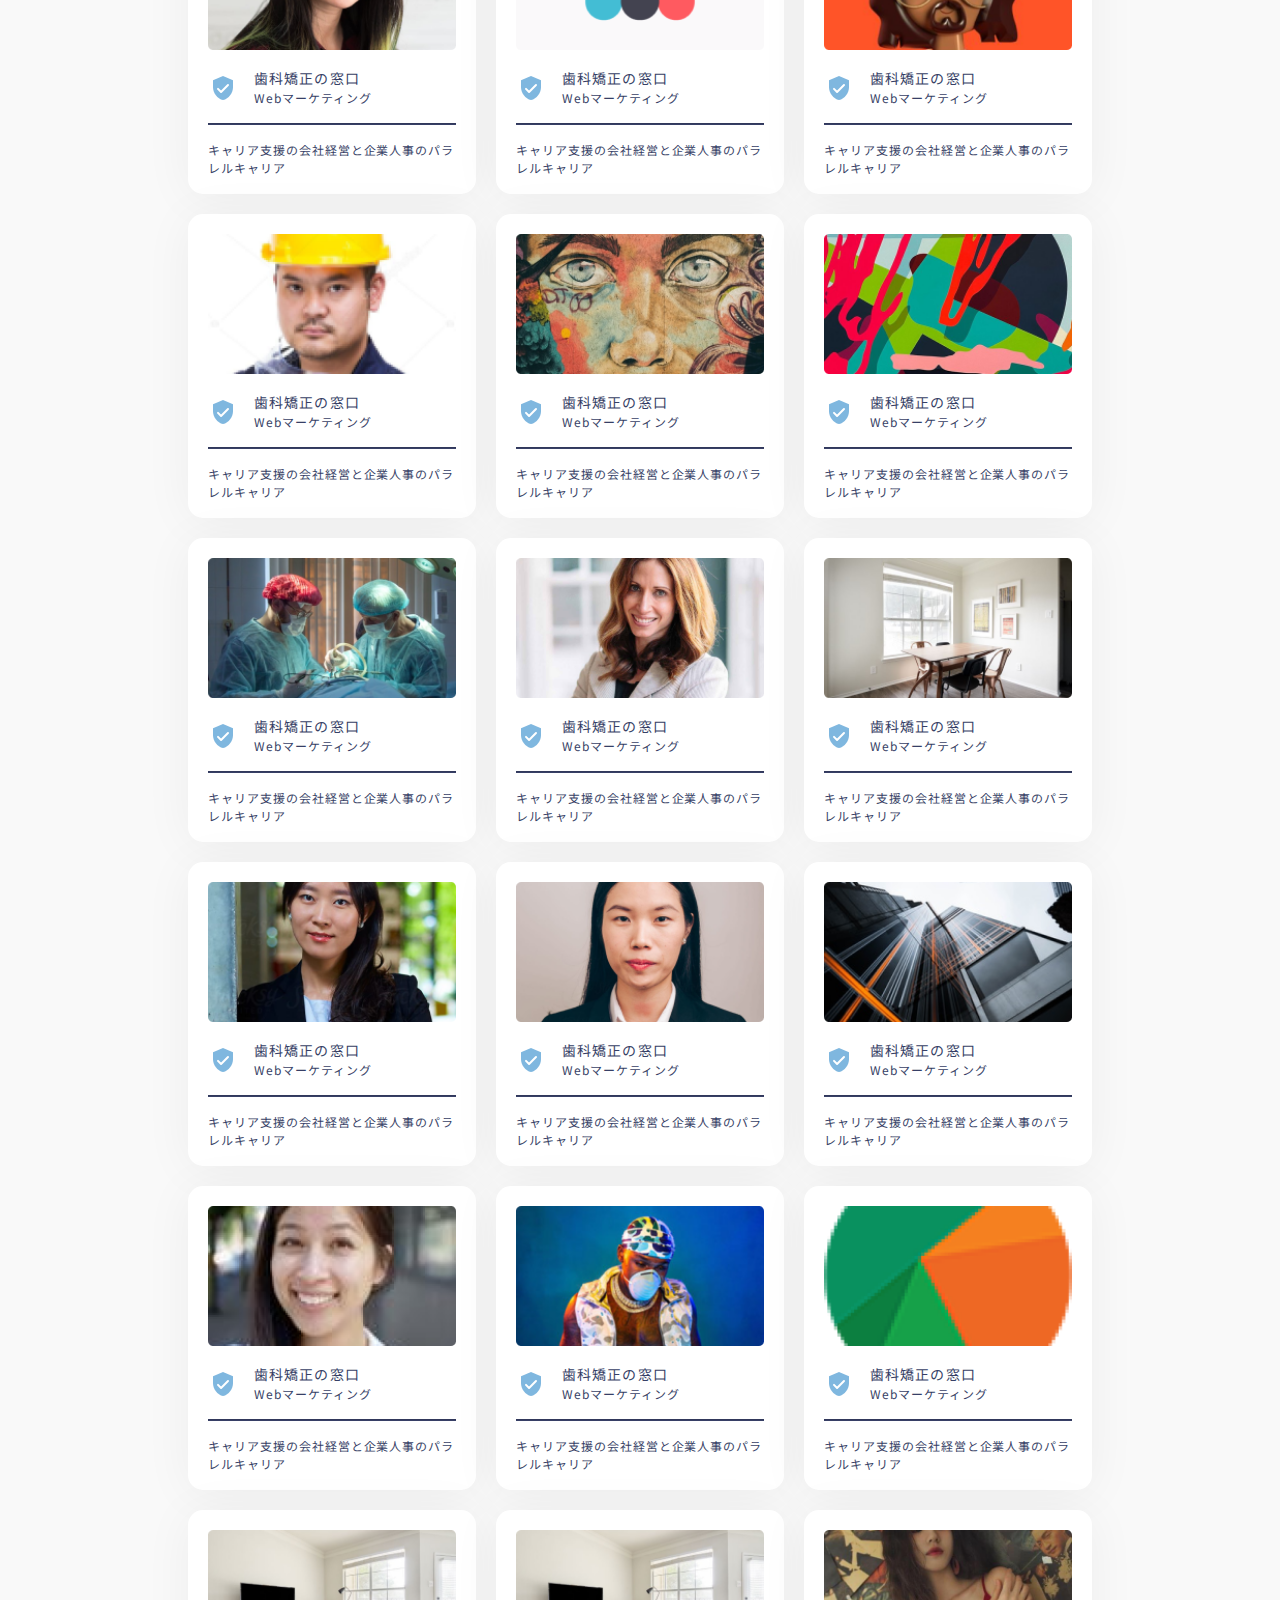
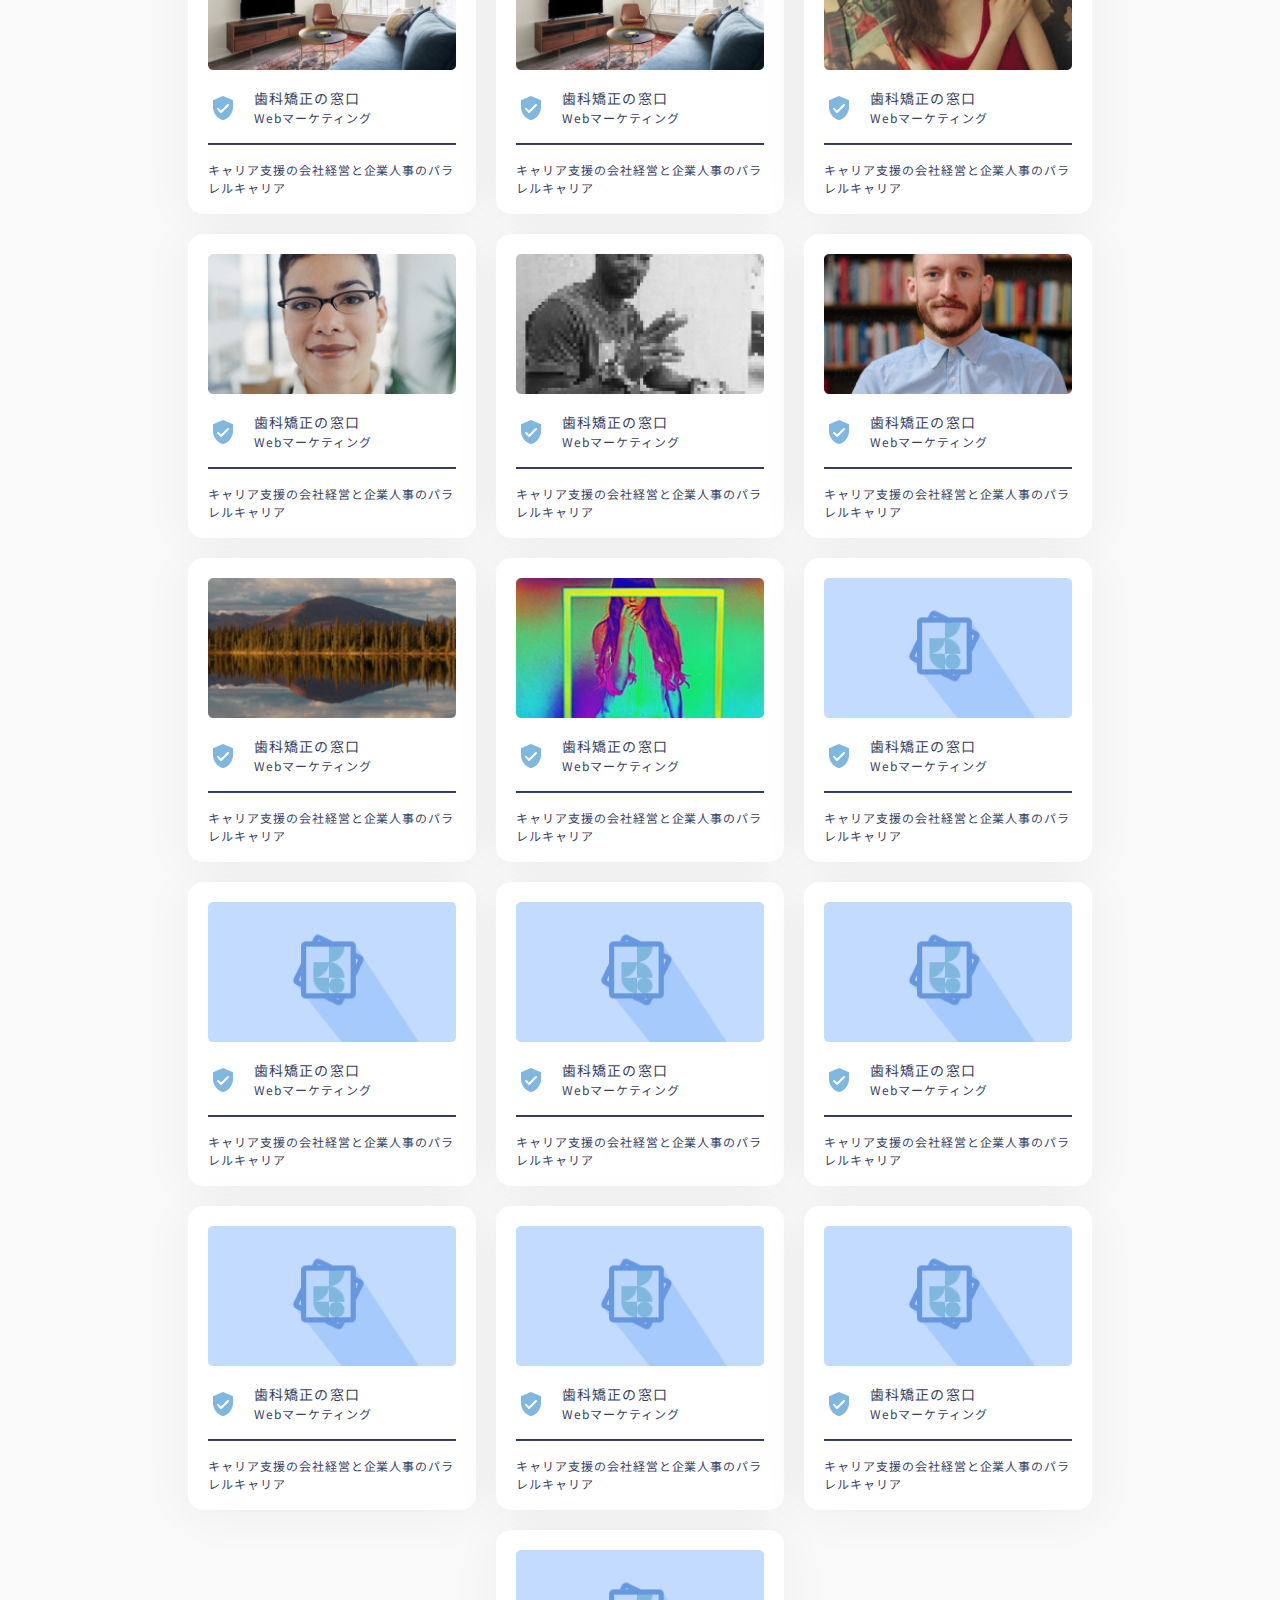
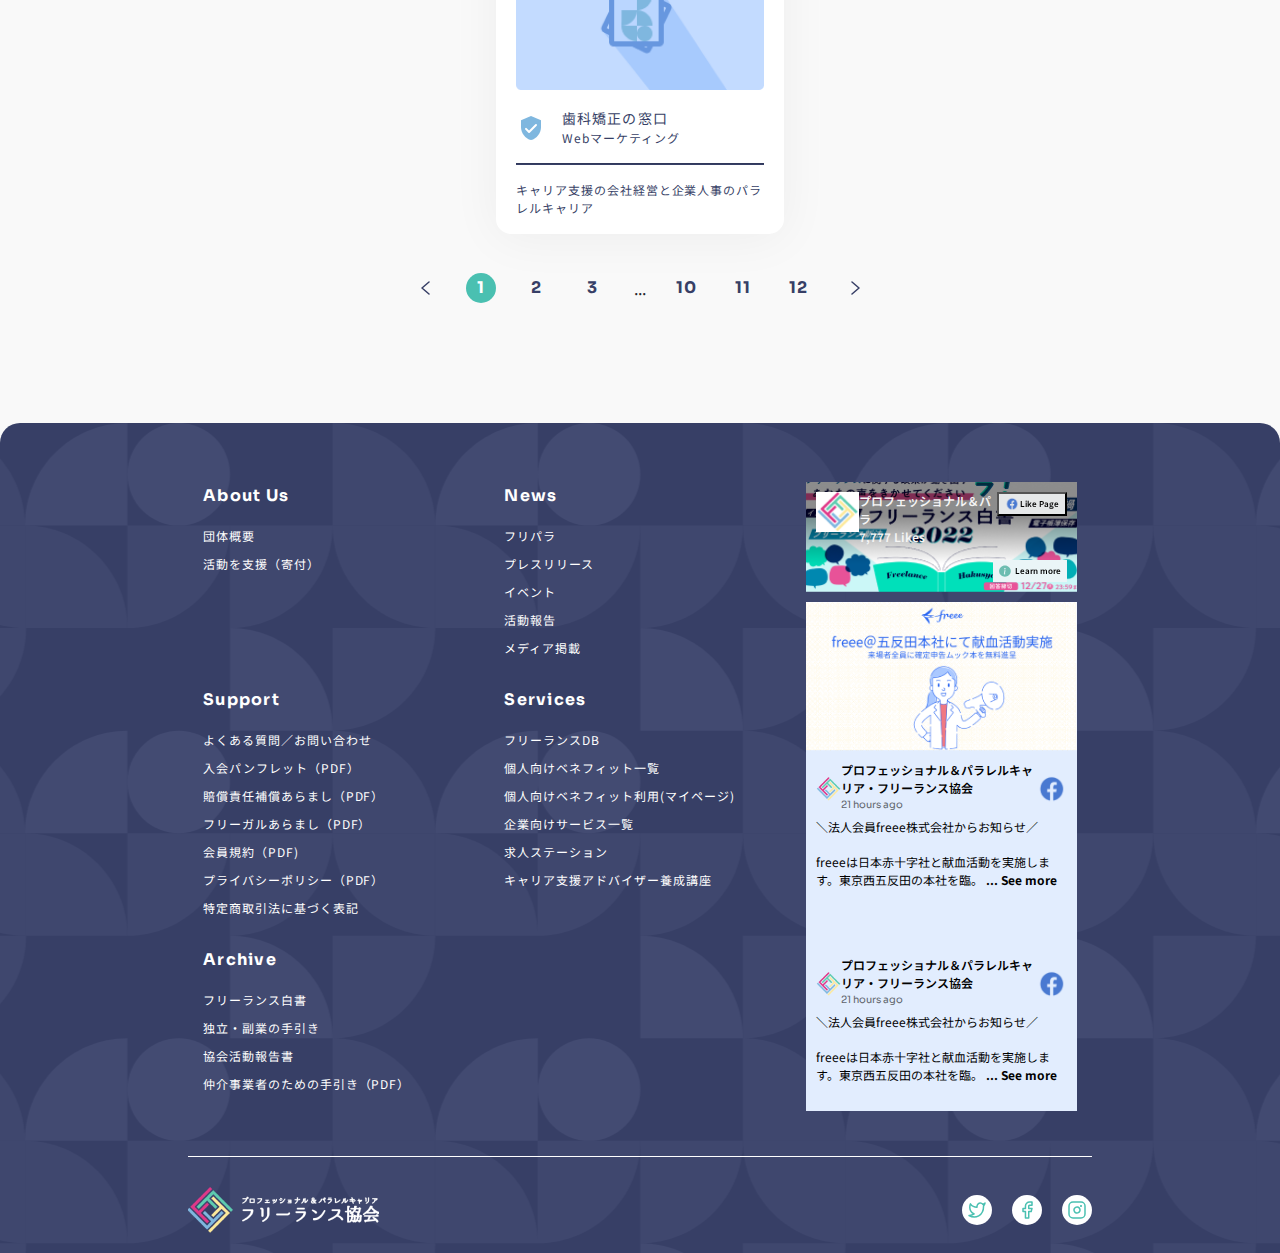
<file: list.html>
<!doctype html>
<html lang="en">

<head>
  <!-- Required meta tags -->
  <meta charset="utf-8">
  <meta name="viewport" content="width=device-width, initial-scale=1">

  <link rel="preconnect" href="https://fonts.googleapis.com">
  <link rel="preconnect" href="https://fonts.gstatic.com" crossorigin>
  <link href="https://fonts.googleapis.com/css2?family=Noto+Sans+JP:wght@100;300;400;500;700;900&family=Sora:wght@100;200;300;400;500;600;700;800&display=swap" rel="stylesheet">


  <script src="https://code.jquery.com/jquery-3.2.1.slim.min.js" integrity="sha384-KJ3o2DKtIkvYIK3UENzmM7KCkRr/rE9/Qpg6aAZGJwFDMVNA/GpGFF93hXpG5KkN" crossorigin="anonymous"></script>
  <script src="https://cdnjs.cloudflare.com/ajax/libs/popper.js/1.12.9/umd/popper.min.js" integrity="sha384-ApNbgh9B+Y1QKtv3Rn7W3mgPxhU9K/ScQsAP7hUibX39j7fakFPskvXusvfa0b4Q" crossorigin="anonymous"></script>

  <script src="https://maxcdn.bootstrapcdn.com/bootstrap/4.0.0/js/bootstrap.min.js" integrity="sha384-JZR6Spejh4U02d8jOt6vLEHfe/JQGiRRSQQxSfFWpi1MquVdAyjUar5+76PVCmYl" crossorigin="anonymous"></script>
  <!-- <link rel="stylesheet" href="https://maxcdn.bootstrapcdn.com/bootstrap/4.0.0/css/bootstrap.min.css" integrity="sha384-Gn5384xqQ1aoWXA+058RXPxPg6fy4IWvTNh0E263XmFcJlSAwiGgFAW/dAiS6JXm" crossorigin="anonymous"> -->

  <!-- <script src="assets/bootstrap/js/bootstrap.min.js" type="text/javascript"></script> -->
  <link rel="stylesheet" href="assets/css/bootstrap.css">
  <link rel="stylesheet" type="text/css" href="assets/css/lightslider.css">

  <link rel="stylesheet" type="text/css" href="assets/css/style.css">
  <link rel="stylesheet" type="text/css" href="assets/css/responsive.css">
  <title></title>
</head>

<body>
  <section class="sec-box top-header">
    <header>
      <nav class="navbar navbar-expand-lg navbar-light bg-transparent">
        <a class="navbar-brand" href="#">
          <img src="assets/images/logo.svg" alt="">
        </a>
        <button class="navbar-toggler" type="button" data-toggle="collapse" data-target="#navbarTogglerDemo01" aria-controls="navbarTogglerDemo01" aria-expanded="false" aria-label="Toggle navigation">
          <img src="assets/images/icons/nav-hamburger.svg" alt="">
        </button>
        <div class="collapse navbar-collapse" id="navbarTogglerDemo01">

          <ul class="navbar-nav ml-auto mt-2 mt-lg-0">
            <li class="nav-item">
              <a class="nav-link" href="#">会員向けサービス</a>
            </li>
            <li class="nav-item dropdown flex-column flex-lg-row align-items-start align-items-lg-center">
              <a class="nav-link dropdown-toggle" href="#" id="navbarDropdownMenuLink1" data-toggle="dropdown" aria-haspopup="true" aria-expanded="false">
                企業向けサービス
              </a>
              <div class="dropdown-menu" aria-labelledby="navbarDropdownMenuLink1">
                <a class="dropdown-item" href="#">option1</a>
                <a class="dropdown-item" href="#">option2</a>
              </div>
            </li>
            <li class="nav-item">
              <a class="nav-link" href="#">団体概要</a>
            </li>
            <li class="nav-item">
              <a class="nav-link" href="#">フリパラ</a>
            </li>
            <li class="nav-item">
              <a class="nav-link" href="#">ニュース</a>
            </li>
            <li class="nav-item">
              <a class="nav-link" href="#">フリーランス DB</a>
            </li>
            <li class="nav-item dropdown flex-column flex-lg-row align-items-start align-items-lg-center">
              <a class="nav-link dropdown-toggle" href="#" id="navbarDropdownMenuLink2" data-toggle="dropdown" aria-haspopup="true" aria-expanded="false">
                アーカイブ
              </a>
              <div class="dropdown-menu" aria-labelledby="navbarDropdownMenuLink2">
                <a class="dropdown-item" href="#">option1</a>
                <a class="dropdown-item" href="#">option2</a>
              </div>
            </li>
            <li class="nav-item">
              <a class="nav-link" href="#">お問合せ</a>
            </li>
            <li class="nav-item dropdown profile-dropdown d-flex d-lg-none d-xl-flex ml-0 ml-lg-5">
              <div class="dropdown-menu d-block position-static d-flex" aria-labelledby="navbarDropdownMenuLink3">
                <a class="dropdown-item" href="#">ログイン</a>
                <a class="dropdown-item" href="#">会員登録</a>
              </div>
            </li>
            <li class="nav-item dropdown profile-dropdown d-none d-lg-flex d-xl-none ">
              <a class="nav-link dropdown-toggle " href="#" id="navbarDropdownMenuLink3" data-toggle="dropdown" aria-haspopup="true" aria-expanded="false">
                <img src="assets/images/icons/user-nav.svg" alt="">
              </a>
              <div class="dropdown-menu " aria-labelledby="navbarDropdownMenuLink3">
                <a class="dropdown-item mx-0 mb-1" href="#">ログイン</a>
                <a class="dropdown-item mx-0" href="#">会員登録</a>
              </div>
            </li>
          </ul>
        </div>
      </nav>
    </header>
  </section>


  <section class="sec-box pt-4 mb-4 mb-lg-4 mb-xl-5">
    <div class="pt-2">
      <div class="row">
        <div class="col-12 col-lg-7 col-xl-8">
          <h1 class="news-heading mb-3 mb-md-3 mt-0">フリーランスDB</h1>
          <h2 class="h-16 pt-1 pt-lg-1 pb-0 pb-md-4 ">
            副業・兼業人材に仕事を頼みたい。仕事の問合せが欲しい。
            フリーランスの仲間が欲しい。<br>
            そんな時に頼りになる無料プロフィール掲載&検索サービスです。
          </h2>
          <div class="d-none d-lg-block">
            <button class="g-btn  mx-auto mx-lg-0" type="button" name="button">
              無料会員登録でプロフィールを掲載する
              <img class="ml-2 ml-lg-4  right" src="assets/images/icons/white-right-arrow.svg" alt="">
            </button>

            <a class="arrow-underline mt-2" href="#">掲載方法はこちら</a>
          </div>

        </div>
        <div class="col-12 col-lg-5 col-xl-4">
          <img class="listing-banner d-none d-lg-block" src="assets/images/listing-banner.svg" alt="">
          <img class="listing-banner d-block d-lg-none mt-4" src="assets/images/listing-banner-2.svg" alt="">

        </div>
      </div>
      <div class="d-block d-lg-none pt-4">
        <button class="g-btn mx-auto mx-lg-0 mt-2" type="button" name="button">
          無料会員登録でプロフィールを掲載する
          <img class="ml-2 ml-lg-4  right" src="assets/images/icons/white-right-arrow.svg" alt="">
        </button>

        <a class="arrow-underline mt-3" href="#">掲載方法はこちら</a>
      </div>
      <div class="row pt-4">
        <div class="col-12 col-md-10">
          <h2 class="h-12">※本データベースに掲載されているのは、フリーランス協会の一般会員および無料会員のうち、プロフィール公開を選択された方です。プロフィール公開は任意となります。 <br>
            ※当協会は、マッチングや契約内容には一切関与いたしません。秘密保持契約や業務委託契約は、くれぐれもご自身の責任において締結をお願い申し上げます。
          </h2>

        </div>
      </div>



      <div class="mt-5 pt-2 d-none d-lg-block">
        <table class="w-100">
          <tr>
            <td> <span class="h-16-14 pb-3 mb-1">エリア</span> </td>
            <td> <span class="h-16-14 pb-3 mb-1">職種</span> </td>
            <td> <span class="h-16-14 pb-3 mb-1">職種(フリーワード)</span> </td>
            <td> <span class="h-16-14 pb-3 mb-1">仕事の相談</span> </td>
            <td> <span class="h-16-14 pb-3 mb-1">氏名orビジネスネーム</span> </td>
            <td> <span class="h-16-14 pb-3 mb-1">会員種別</span> </td>
            <td> <span class="h-16-14 pb-3 mb-1"></span> </td>

          </tr>
          <tr>
            <td>
              <select class="g-input" name="">
                <option value="" selected>神奈川県</option>
                <option value="">神奈川県</option>
                <option value="">神奈川県</option>
              </select>
            </td>
            <td>
              <select class="g-input" name="">
                <option value="" selected>ブロックチェーンエン</option>
                <option value="">ブロックチェーンエン</option>
                <option value="">ブロックチェーンエン</option>
              </select>
            </td>
            <td>
              <input class="g-input" type="text" name="" value="" placeholder="職種(フリーワード)">
            </td>
            <td>
              <select class="g-input" name="">
                <option value="" selected>お休み中</option>
                <option value="">お休み中</option>
                <option value="">お休み中</option>
              </select>
            </td>
            <td>
              <input class="g-input" type="text" name="" value="" placeholder="氏名orビジネスネーム">
            </td>
            <td>
              <select class="g-input" name="">
                <option value="" selected>無料会員</option>
                <option value="">無料会員</option>
                <option value="">無料会員</option>
              </select>
            </td>
            <td>
              <button class="gg-btn" type="button" name="button">

                <img class="mr-3" src="assets/images/icons/search.svg" alt=""> 絞り込む</button>
            </td>


          </tr>
        </table>
      </div>

      <div class="d-block d-lg-none mt-4 ">
        <button class="g-btn mx-auto" type="button" name="button" data-toggle="modal" data-target="#sort-modal">
          <img class="mr-2" src="assets/images/icons/search.svg" alt="">
          絞り込む： フィルター適用中
        </button>
      </div>

    </div>
  </section>


  <div class="modal fade sort-modal" id="sort-modal" tabindex="-1" role="dialog" aria-labelledby="exampleModalLabel" aria-hidden="true">
    <div class="modal-dialog" role="document">
      <div class="modal-content">
        <div class="modal-body p-0">
          <div class="form-group">
            <label class="p-12">エリア</label>
            <select class="g-input m-0 w-100" name="">
              <option value="" selected>神奈川県</option>
              <option value="">神奈川県</option>
              <option value="">神奈川県</option>
            </select>
          </div>
          <div class="form-group">
            <label class="p-12">職種</label>
            <select class="g-input m-0 w-100" name="">
              <option value="" selected>ブロックチェーンエン</option>
              <option value="">ブロックチェーンエン</option>
              <option value="">ブロックチェーンエン</option>
            </select>
          </div>
          <div class="form-group">
            <label class="p-12">職種(フリーワード)</label>
            <input class="g-input m-0 w-100" type="text" name="" value="" placeholder="職種(フリーワード)">
          </div>
          <div class="form-group">
            <label class="p-12">仕事の相談</label>
            <select class="g-input m-0 w-100" name="">
              <option value="" selected>お休み中</option>
              <option value="">お休み中</option>
              <option value="">お休み中</option>
            </select>
          </div>
          <div class="form-group">
            <label class="p-12">氏名orビジネスネーム</label>
            <select class="g-input m-0 w-100" name="">
              <option value="" selected>無料会員</option>
              <option value="">無料会員</option>
              <option value="">無料会員</option>
            </select>
          </div>
          <div class="form-group">
            <label class="p-12">会員種別</label>
            <input class="g-input m-0 w-100" type="text" name="" value="" placeholder="氏名orビジネスネーム">
          </div>
        </div>
        <div class="modal-footer d-flex align-items-center justify-content-center">
          <button type="button" class="g-btn w-50 m-0" data-dismiss="modal">キャンセル</button>
          <button type="button" class="g-btn w-50 m-0 ">
            <img class="mr-2" src="assets/images/icons/search.svg" alt="">
            絞り込む</button>
        </div>
      </div>
    </div>
  </div>




<section class="sec-box pt-2 pt-lg-3 pt-xl-2  mb-4 mb-lg-4 mb-xl-5">
  <hr class="b-hr mb-4 mb-lg-4 mb-xl-5">
  <div class=" pt-2 pt-lg-3 pt-xl-2">
    <div class="row">
      <div class="col-12 col-lg-6">
        <div class="d-flex align-items-center justify-content-center">
          <img src="assets/images/icons/verification.svg" alt="">
          <p class="p-12 pl-2">
フリーランス協会一般会員で、本人確認済み。納品物の瑕疵、情報漏洩、著作権侵害等の賠償責任を補償する保険に加入しているので安心して取引ができます。
          </p>
        </div>
      </div>
      <div class="col-12 col-lg-6">
        <div class="d-flex align-items-center justify-content-end pt-4 pt-lg-0">
          <p class="p-12 font-sora pr-4">Sorting</p>
          <select class="g-input m-0 w-auto" name="">
            <option value="" selected>更新日順</option>
            <option value="">更新日順</option>
            <option value="">更新日順</option>
          </select>
        </div>

      </div>
    </div>
  </div>
</section>


<div class="pagination d-block d-lg-none">
  <ul>
    <li> <a href="#"> <img src="assets/images/icons/pagination-left.svg" alt=""> </a> </li>
    <li class="active"> <a href="#"> 1 </a> </li>
    <li> <a href="#"> 2 </a> </li>
    <li> <a href="#"> 3 </a> </li>
    <li> ... </li>
    <li> <a href="#"> 10 </a> </li>
    <li> <a href="#"> 11 </a> </li>
    <li> <a href="#"> 12 </a> </li>
    <li> <a href="#"> <img src="assets/images/icons/pagination-right.svg" alt=""> </a> </li>
  </ul>
</div>

<section class="sec-box mt-0 pt-2 pt-lg-3 pt-xl-2 mb-2 overflow-visible">
  <div class=" overflow-visible">
    <div class="d-flex align-items-center justify-content-center flex-wrap m--10">

      <div class=" protected-card p-10 overflow-visible">
        <div class="card-shadow">
          <div class="img">
            <img  class="img-fluid" src="assets/images/test/1.png" alt="">
          </div>
          <div class="d-flex flex-row align-items-center justify-content-start mb-lg-1">
            <img class="pr-3" src="assets/images/icons/verification.svg" alt="">
            <div class="">
              <h2 class="h-16-14">歯科矯正の窓口</h2>
              <p class="p-12 font-w-400">Webマーケティング</p>
            </div>
          </div>
          <hr class="b-hr my-3 py-0">
          <p class="p-12 mt-lg-1 font-w-400">キャリア支援の会社経営と企業人事のパラレルキャリア </p>
        </div>
      </div>

      <div class="protected-card p-10">
        <div class="card-shadow ">
          <div class="img">
            <img  class="img-fluid" src="assets/images/test/2.png" alt="">
          </div>
          <div class="d-flex flex-row align-items-center justify-content-start mb-lg-1">
            <img class="pr-3" src="assets/images/icons/verification.svg" alt="">
            <div class="">
              <h2 class="h-16-14">歯科矯正の窓口</h2>
              <p class="p-12 font-w-400">Webマーケティング</p>
            </div>
          </div>
          <hr class="b-hr my-3 py-0">
          <p class="p-12 mt-lg-1 font-w-400">キャリア支援の会社経営と企業人事のパラレルキャリア </p>
        </div>
      </div>

      <div class="protected-card p-10">
        <div class="card-shadow ">
          <div class="img">
            <img  class="img-fluid" src="assets/images/test/3.png" alt="">
          </div>
          <div class="d-flex flex-row align-items-center justify-content-start mb-lg-1">
            <img class="pr-3" src="assets/images/icons/verification.svg" alt="">
            <div class="">
              <h2 class="h-16-14">歯科矯正の窓口</h2>
              <p class="p-12 font-w-400">Webマーケティング</p>
            </div>
          </div>
          <hr class="b-hr my-3 py-0">
          <p class="p-12 mt-lg-1 font-w-400">キャリア支援の会社経営と企業人事のパラレルキャリア </p>
        </div>
      </div>

      <div class="protected-card p-10">
        <div class="card-shadow ">
          <div class="img">
            <img  class="img-fluid" src="assets/images/test/4.png" alt="">
          </div>
          <div class="d-flex flex-row align-items-center justify-content-start mb-lg-1">
            <img class="pr-3" src="assets/images/icons/verification.svg" alt="">
            <div class="">
              <h2 class="h-16-14">歯科矯正の窓口</h2>
              <p class="p-12 font-w-400">Webマーケティング</p>
            </div>
          </div>
          <hr class="b-hr my-3 py-0">
          <p class="p-12 mt-lg-1 font-w-400">キャリア支援の会社経営と企業人事のパラレルキャリア </p>
        </div>
      </div>

      <div class="protected-card p-10">
        <div class="card-shadow ">
          <div class="img">
            <img  class="img-fluid" src="assets/images/test/5.png" alt="">
          </div>
          <div class="d-flex flex-row align-items-center justify-content-start mb-lg-1">
            <img class="pr-3" src="assets/images/icons/verification.svg" alt="">
            <div class="">
              <h2 class="h-16-14">歯科矯正の窓口</h2>
              <p class="p-12 font-w-400">Webマーケティング</p>
            </div>
          </div>
          <hr class="b-hr my-3 py-0">
          <p class="p-12 mt-lg-1 font-w-400">キャリア支援の会社経営と企業人事のパラレルキャリア </p>
        </div>
      </div>

      <div class="protected-card p-10">
        <div class="card-shadow ">
          <div class="img">
            <img  class="img-fluid" src="assets/images/test/6.png" alt="">
          </div>
          <div class="d-flex flex-row align-items-center justify-content-start mb-lg-1">
            <img class="pr-3" src="assets/images/icons/verification.svg" alt="">
            <div class="">
              <h2 class="h-16-14">歯科矯正の窓口</h2>
              <p class="p-12 font-w-400">Webマーケティング</p>
            </div>
          </div>
          <hr class="b-hr my-3 py-0">
          <p class="p-12 mt-lg-1 font-w-400">キャリア支援の会社経営と企業人事のパラレルキャリア </p>
        </div>
      </div>

      <div class="protected-card p-10">
        <div class="card-shadow ">
          <div class="img">
            <img  class="img-fluid" src="assets/images/test/7.png" alt="">
          </div>
          <div class="d-flex flex-row align-items-center justify-content-start mb-lg-1">
            <img class="pr-3" src="assets/images/icons/verification.svg" alt="">
            <div class="">
              <h2 class="h-16-14">歯科矯正の窓口</h2>
              <p class="p-12 font-w-400">Webマーケティング</p>
            </div>
          </div>
          <hr class="b-hr my-3 py-0">
          <p class="p-12 mt-lg-1 font-w-400">キャリア支援の会社経営と企業人事のパラレルキャリア </p>
        </div>
      </div>

      <div class="protected-card p-10">
        <div class="card-shadow ">
          <div class="img">
            <img  class="img-fluid" src="assets/images/test/8.png" alt="">
          </div>
          <div class="d-flex flex-row align-items-center justify-content-start mb-lg-1">
            <img class="pr-3" src="assets/images/icons/verification.svg" alt="">
            <div class="">
              <h2 class="h-16-14">歯科矯正の窓口</h2>
              <p class="p-12 font-w-400">Webマーケティング</p>
            </div>
          </div>
          <hr class="b-hr my-3 py-0">
          <p class="p-12 mt-lg-1 font-w-400">キャリア支援の会社経営と企業人事のパラレルキャリア </p>
        </div>
      </div>

      <div class="protected-card p-10">
        <div class="card-shadow ">
          <div class="img">
            <img  class="img-fluid" src="assets/images/test/9.png" alt="">
          </div>
          <div class="d-flex flex-row align-items-center justify-content-start mb-lg-1">
            <img class="pr-3" src="assets/images/icons/verification.svg" alt="">
            <div class="">
              <h2 class="h-16-14">歯科矯正の窓口</h2>
              <p class="p-12 font-w-400">Webマーケティング</p>
            </div>
          </div>
          <hr class="b-hr my-3 py-0">
          <p class="p-12 mt-lg-1 font-w-400">キャリア支援の会社経営と企業人事のパラレルキャリア </p>
        </div>
      </div>

      <div class="protected-card p-10">
        <div class="card-shadow ">
          <div class="img">
            <img  class="img-fluid" src="assets/images/test/10.png" alt="">
          </div>
          <div class="d-flex flex-row align-items-center justify-content-start mb-lg-1">
            <img class="pr-3" src="assets/images/icons/verification.svg" alt="">
            <div class="">
              <h2 class="h-16-14">歯科矯正の窓口</h2>
              <p class="p-12 font-w-400">Webマーケティング</p>
            </div>
          </div>
          <hr class="b-hr my-3 py-0">
          <p class="p-12 mt-lg-1 font-w-400">キャリア支援の会社経営と企業人事のパラレルキャリア </p>
        </div>
      </div>

      <div class="protected-card p-10">
        <div class="card-shadow ">
          <div class="img">
            <img  class="img-fluid" src="assets/images/test/11.png" alt="">
          </div>
          <div class="d-flex flex-row align-items-center justify-content-start mb-lg-1">
            <img class="pr-3" src="assets/images/icons/verification.svg" alt="">
            <div class="">
              <h2 class="h-16-14">歯科矯正の窓口</h2>
              <p class="p-12 font-w-400">Webマーケティング</p>
            </div>
          </div>
          <hr class="b-hr my-3 py-0">
          <p class="p-12 mt-lg-1 font-w-400">キャリア支援の会社経営と企業人事のパラレルキャリア </p>
        </div>
      </div>

      <div class="protected-card p-10">
        <div class="card-shadow ">
          <div class="img">
            <img  class="img-fluid" src="assets/images/test/12.png" alt="">
          </div>
          <div class="d-flex flex-row align-items-center justify-content-start mb-lg-1">
            <img class="pr-3" src="assets/images/icons/verification.svg" alt="">
            <div class="">
              <h2 class="h-16-14">歯科矯正の窓口</h2>
              <p class="p-12 font-w-400">Webマーケティング</p>
            </div>
          </div>
          <hr class="b-hr my-3 py-0">
          <p class="p-12 mt-lg-1 font-w-400">キャリア支援の会社経営と企業人事のパラレルキャリア </p>
        </div>
      </div>

      <div class="protected-card p-10">
        <div class="card-shadow ">
          <div class="img">
            <img  class="img-fluid" src="assets/images/test/13.png" alt="">
          </div>
          <div class="d-flex flex-row align-items-center justify-content-start mb-lg-1">
            <img class="pr-3" src="assets/images/icons/verification.svg" alt="">
            <div class="">
              <h2 class="h-16-14">歯科矯正の窓口</h2>
              <p class="p-12 font-w-400">Webマーケティング</p>
            </div>
          </div>
          <hr class="b-hr my-3 py-0">
          <p class="p-12 mt-lg-1 font-w-400">キャリア支援の会社経営と企業人事のパラレルキャリア </p>
        </div>
      </div>

      <div class="protected-card p-10">
        <div class="card-shadow ">
          <div class="img">
            <img  class="img-fluid" src="assets/images/test/14.png" alt="">
          </div>
          <div class="d-flex flex-row align-items-center justify-content-start mb-lg-1">
            <img class="pr-3" src="assets/images/icons/verification.svg" alt="">
            <div class="">
              <h2 class="h-16-14">歯科矯正の窓口</h2>
              <p class="p-12 font-w-400">Webマーケティング</p>
            </div>
          </div>
          <hr class="b-hr my-3 py-0">
          <p class="p-12 mt-lg-1 font-w-400">キャリア支援の会社経営と企業人事のパラレルキャリア </p>
        </div>
      </div>

      <div class="protected-card p-10">
        <div class="card-shadow ">
          <div class="img">
            <img  class="img-fluid" src="assets/images/test/15.png" alt="">
          </div>
          <div class="d-flex flex-row align-items-center justify-content-start mb-lg-1">
            <img class="pr-3" src="assets/images/icons/verification.svg" alt="">
            <div class="">
              <h2 class="h-16-14">歯科矯正の窓口</h2>
              <p class="p-12 font-w-400">Webマーケティング</p>
            </div>
          </div>
          <hr class="b-hr my-3 py-0">
          <p class="p-12 mt-lg-1 font-w-400">キャリア支援の会社経営と企業人事のパラレルキャリア </p>
        </div>
      </div>

      <div class="protected-card p-10">
        <div class="card-shadow ">
          <div class="img">
            <img  class="img-fluid" src="assets/images/test/16.png" alt="">
          </div>
          <div class="d-flex flex-row align-items-center justify-content-start mb-lg-1">
            <img class="pr-3" src="assets/images/icons/verification.svg" alt="">
            <div class="">
              <h2 class="h-16-14">歯科矯正の窓口</h2>
              <p class="p-12 font-w-400">Webマーケティング</p>
            </div>
          </div>
          <hr class="b-hr my-3 py-0">
          <p class="p-12 mt-lg-1 font-w-400">キャリア支援の会社経営と企業人事のパラレルキャリア </p>
        </div>
      </div>

      <div class="protected-card p-10">
        <div class="card-shadow ">
          <div class="img">
            <img  class="img-fluid" src="assets/images/test/17.png" alt="">
          </div>
          <div class="d-flex flex-row align-items-center justify-content-start mb-lg-1">
            <img class="pr-3" src="assets/images/icons/verification.svg" alt="">
            <div class="">
              <h2 class="h-16-14">歯科矯正の窓口</h2>
              <p class="p-12 font-w-400">Webマーケティング</p>
            </div>
          </div>
          <hr class="b-hr my-3 py-0">
          <p class="p-12 mt-lg-1 font-w-400">キャリア支援の会社経営と企業人事のパラレルキャリア </p>
        </div>
      </div>

      <div class="protected-card p-10">
        <div class="card-shadow ">
          <div class="img">
            <img  class="img-fluid" src="assets/images/test/18.png" alt="">
          </div>
          <div class="d-flex flex-row align-items-center justify-content-start mb-lg-1">
            <img class="pr-3" src="assets/images/icons/verification.svg" alt="">
            <div class="">
              <h2 class="h-16-14">歯科矯正の窓口</h2>
              <p class="p-12 font-w-400">Webマーケティング</p>
            </div>
          </div>
          <hr class="b-hr my-3 py-0">
          <p class="p-12 mt-lg-1 font-w-400">キャリア支援の会社経営と企業人事のパラレルキャリア </p>
        </div>
      </div>

      <div class="protected-card p-10">
        <div class="card-shadow ">
          <div class="img">
            <img  class="img-fluid" src="assets/images/test/19.png" alt="">
          </div>
          <div class="d-flex flex-row align-items-center justify-content-start mb-lg-1">
            <img class="pr-3" src="assets/images/icons/verification.svg" alt="">
            <div class="">
              <h2 class="h-16-14">歯科矯正の窓口</h2>
              <p class="p-12 font-w-400">Webマーケティング</p>
            </div>
          </div>
          <hr class="b-hr my-3 py-0">
          <p class="p-12 mt-lg-1 font-w-400">キャリア支援の会社経営と企業人事のパラレルキャリア </p>
        </div>
      </div>

      <div class="protected-card p-10">
        <div class="card-shadow ">
          <div class="img">
            <img  class="img-fluid" src="assets/images/test/20.png" alt="">
          </div>
          <div class="d-flex flex-row align-items-center justify-content-start mb-lg-1">
            <img class="pr-3" src="assets/images/icons/verification.svg" alt="">
            <div class="">
              <h2 class="h-16-14">歯科矯正の窓口</h2>
              <p class="p-12 font-w-400">Webマーケティング</p>
            </div>
          </div>
          <hr class="b-hr my-3 py-0">
          <p class="p-12 mt-lg-1 font-w-400">キャリア支援の会社経営と企業人事のパラレルキャリア </p>
        </div>
      </div>

      <div class="protected-card p-10">
        <div class="card-shadow ">
          <div class="img">
            <img  class="img-fluid" src="assets/images/test/21.png" alt="">
          </div>
          <div class="d-flex flex-row align-items-center justify-content-start mb-lg-1">
            <img class="pr-3" src="assets/images/icons/verification.svg" alt="">
            <div class="">
              <h2 class="h-16-14">歯科矯正の窓口</h2>
              <p class="p-12 font-w-400">Webマーケティング</p>
            </div>
          </div>
          <hr class="b-hr my-3 py-0">
          <p class="p-12 mt-lg-1 font-w-400">キャリア支援の会社経営と企業人事のパラレルキャリア </p>
        </div>
      </div>

      <div class="protected-card p-10">
        <div class="card-shadow ">
          <div class="img">
            <img  class="img-fluid" src="assets/images/test/22.png" alt="">
          </div>
          <div class="d-flex flex-row align-items-center justify-content-start mb-lg-1">
            <img class="pr-3" src="assets/images/icons/verification.svg" alt="">
            <div class="">
              <h2 class="h-16-14">歯科矯正の窓口</h2>
              <p class="p-12 font-w-400">Webマーケティング</p>
            </div>
          </div>
          <hr class="b-hr my-3 py-0">
          <p class="p-12 mt-lg-1 font-w-400">キャリア支援の会社経営と企業人事のパラレルキャリア </p>
        </div>
      </div>

      <div class="protected-card p-10">
        <div class="card-shadow ">
          <div class="img">
            <img  class="img-fluid" src="assets/images/test/23.png" alt="">
          </div>
          <div class="d-flex flex-row align-items-center justify-content-start mb-lg-1">
            <img class="pr-3" src="assets/images/icons/verification.svg" alt="">
            <div class="">
              <h2 class="h-16-14">歯科矯正の窓口</h2>
              <p class="p-12 font-w-400">Webマーケティング</p>
            </div>
          </div>
          <hr class="b-hr my-3 py-0">
          <p class="p-12 mt-lg-1 font-w-400">キャリア支援の会社経営と企業人事のパラレルキャリア </p>
        </div>
      </div>

      <div class="protected-card p-10">
        <div class="card-shadow ">
          <div class="img">
            <img  class="img-fluid" src="assets/images/test/24.png" alt="">
          </div>
          <div class="d-flex flex-row align-items-center justify-content-start mb-lg-1">
            <img class="pr-3" src="assets/images/icons/verification.svg" alt="">
            <div class="">
              <h2 class="h-16-14">歯科矯正の窓口</h2>
              <p class="p-12 font-w-400">Webマーケティング</p>
            </div>
          </div>
          <hr class="b-hr my-3 py-0">
          <p class="p-12 mt-lg-1 font-w-400">キャリア支援の会社経営と企業人事のパラレルキャリア </p>
        </div>
      </div>

      <div class="protected-card p-10">
        <div class="card-shadow ">
          <div class="img">
            <img  class="img-fluid" src="assets/images/test/25.png" alt="">
          </div>
          <div class="d-flex flex-row align-items-center justify-content-start mb-lg-1">
            <img class="pr-3" src="assets/images/icons/verification.svg" alt="">
            <div class="">
              <h2 class="h-16-14">歯科矯正の窓口</h2>
              <p class="p-12 font-w-400">Webマーケティング</p>
            </div>
          </div>
          <hr class="b-hr my-3 py-0">
          <p class="p-12 mt-lg-1 font-w-400">キャリア支援の会社経営と企業人事のパラレルキャリア </p>
        </div>
      </div>

      <div class="protected-card p-10">
        <div class="card-shadow ">
          <div class="img">
            <img  class="img-fluid" src="assets/images/test/26.png" alt="">
          </div>
          <div class="d-flex flex-row align-items-center justify-content-start mb-lg-1">
            <img class="pr-3" src="assets/images/icons/verification.svg" alt="">
            <div class="">
              <h2 class="h-16-14">歯科矯正の窓口</h2>
              <p class="p-12 font-w-400">Webマーケティング</p>
            </div>
          </div>
          <hr class="b-hr my-3 py-0">
          <p class="p-12 mt-lg-1 font-w-400">キャリア支援の会社経営と企業人事のパラレルキャリア </p>
        </div>
      </div>

      <div class="protected-card p-10">
        <div class="card-shadow ">
          <div class="img">
            <img  class="img-fluid" src="assets/images/test/27.png" alt="">
          </div>
          <div class="d-flex flex-row align-items-center justify-content-start mb-lg-1">
            <img class="pr-3" src="assets/images/icons/verification.svg" alt="">
            <div class="">
              <h2 class="h-16-14">歯科矯正の窓口</h2>
              <p class="p-12 font-w-400">Webマーケティング</p>
            </div>
          </div>
          <hr class="b-hr my-3 py-0">
          <p class="p-12 mt-lg-1 font-w-400">キャリア支援の会社経営と企業人事のパラレルキャリア </p>
        </div>
      </div>

      <div class="protected-card p-10">
        <div class="card-shadow ">
          <div class="img">
            <img  class="img-fluid" src="assets/images/test/28.png" alt="">
          </div>
          <div class="d-flex flex-row align-items-center justify-content-start mb-lg-1">
            <img class="pr-3" src="assets/images/icons/verification.svg" alt="">
            <div class="">
              <h2 class="h-16-14">歯科矯正の窓口</h2>
              <p class="p-12 font-w-400">Webマーケティング</p>
            </div>
          </div>
          <hr class="b-hr my-3 py-0">
          <p class="p-12 mt-lg-1 font-w-400">キャリア支援の会社経営と企業人事のパラレルキャリア </p>
        </div>
      </div>

      <div class="protected-card p-10">
        <div class="card-shadow ">
          <div class="img">
            <img  class="img-fluid" src="assets/images/test/29.png" alt="">
          </div>
          <div class="d-flex flex-row align-items-center justify-content-start mb-lg-1">
            <img class="pr-3" src="assets/images/icons/verification.svg" alt="">
            <div class="">
              <h2 class="h-16-14">歯科矯正の窓口</h2>
              <p class="p-12 font-w-400">Webマーケティング</p>
            </div>
          </div>
          <hr class="b-hr my-3 py-0">
          <p class="p-12 mt-lg-1 font-w-400">キャリア支援の会社経営と企業人事のパラレルキャリア </p>
        </div>
      </div>

      <div class="protected-card p-10">
        <div class="card-shadow ">
          <div class="img">
            <img  class="img-fluid" src="assets/images/test/30.png" alt="">
          </div>
          <div class="d-flex flex-row align-items-center justify-content-start mb-lg-1">
            <img class="pr-3" src="assets/images/icons/verification.svg" alt="">
            <div class="">
              <h2 class="h-16-14">歯科矯正の窓口</h2>
              <p class="p-12 font-w-400">Webマーケティング</p>
            </div>
          </div>
          <hr class="b-hr my-3 py-0">
          <p class="p-12 mt-lg-1 font-w-400">キャリア支援の会社経営と企業人事のパラレルキャリア </p>
        </div>
      </div>

      <div class="protected-card p-10">
        <div class="card-shadow ">
          <div class="img">
            <img  class="img-fluid" src="assets/images/test/31.png" alt="">
          </div>
          <div class="d-flex flex-row align-items-center justify-content-start mb-lg-1">
            <img class="pr-3" src="assets/images/icons/verification.svg" alt="">
            <div class="">
              <h2 class="h-16-14">歯科矯正の窓口</h2>
              <p class="p-12 font-w-400">Webマーケティング</p>
            </div>
          </div>
          <hr class="b-hr my-3 py-0">
          <p class="p-12 mt-lg-1 font-w-400">キャリア支援の会社経営と企業人事のパラレルキャリア </p>
        </div>
      </div>

      <div class="protected-card p-10">
        <div class="card-shadow ">
          <div class="img">
            <img  class="img-fluid" src="assets/images/test/32.png" alt="">
          </div>
          <div class="d-flex flex-row align-items-center justify-content-start mb-lg-1">
            <img class="pr-3" src="assets/images/icons/verification.svg" alt="">
            <div class="">
              <h2 class="h-16-14">歯科矯正の窓口</h2>
              <p class="p-12 font-w-400">Webマーケティング</p>
            </div>
          </div>
          <hr class="b-hr my-3 py-0">
          <p class="p-12 mt-lg-1 font-w-400">キャリア支援の会社経営と企業人事のパラレルキャリア </p>
        </div>
      </div>

      <div class="protected-card p-10">
        <div class="card-shadow ">
          <div class="img">
            <img  class="img-fluid" src="assets/images/test/33.png" alt="">
          </div>
          <div class="d-flex flex-row align-items-center justify-content-start mb-lg-1">
            <img class="pr-3" src="assets/images/icons/verification.svg" alt="">
            <div class="">
              <h2 class="h-16-14">歯科矯正の窓口</h2>
              <p class="p-12 font-w-400">Webマーケティング</p>
            </div>
          </div>
          <hr class="b-hr my-3 py-0">
          <p class="p-12 mt-lg-1 font-w-400">キャリア支援の会社経営と企業人事のパラレルキャリア </p>
        </div>
      </div>

      <div class="protected-card p-10">
        <div class="card-shadow ">
          <div class="img">
            <img  class="img-fluid" src="assets/images/test/34.png" alt="">
          </div>
          <div class="d-flex flex-row align-items-center justify-content-start mb-lg-1">
            <img class="pr-3" src="assets/images/icons/verification.svg" alt="">
            <div class="">
              <h2 class="h-16-14">歯科矯正の窓口</h2>
              <p class="p-12 font-w-400">Webマーケティング</p>
            </div>
          </div>
          <hr class="b-hr my-3 py-0">
          <p class="p-12 mt-lg-1 font-w-400">キャリア支援の会社経営と企業人事のパラレルキャリア </p>
        </div>
      </div>

      <div class="protected-card p-10">
        <div class="card-shadow ">
          <div class="img">
            <img  class="img-fluid" src="assets/images/test/35.png" alt="">
          </div>
          <div class="d-flex flex-row align-items-center justify-content-start mb-lg-1">
            <img class="pr-3" src="assets/images/icons/verification.svg" alt="">
            <div class="">
              <h2 class="h-16-14">歯科矯正の窓口</h2>
              <p class="p-12 font-w-400">Webマーケティング</p>
            </div>
          </div>
          <hr class="b-hr my-3 py-0">
          <p class="p-12 mt-lg-1 font-w-400">キャリア支援の会社経営と企業人事のパラレルキャリア </p>
        </div>
      </div>

      <div class="protected-card p-10">
        <div class="card-shadow ">
          <div class="img">
            <img  class="img-fluid" src="assets/images/test/36.png" alt="">
          </div>
          <div class="d-flex flex-row align-items-center justify-content-start mb-lg-1">
            <img class="pr-3" src="assets/images/icons/verification.svg" alt="">
            <div class="">
              <h2 class="h-16-14">歯科矯正の窓口</h2>
              <p class="p-12 font-w-400">Webマーケティング</p>
            </div>
          </div>
          <hr class="b-hr my-3 py-0">
          <p class="p-12 mt-lg-1 font-w-400">キャリア支援の会社経営と企業人事のパラレルキャリア </p>
        </div>
      </div>

      <div class="protected-card p-10">
        <div class="card-shadow ">
          <div class="img">
            <img  class="img-fluid" src="assets/images/test/37.png" alt="">
          </div>
          <div class="d-flex flex-row align-items-center justify-content-start mb-lg-1">
            <img class="pr-3" src="assets/images/icons/verification.svg" alt="">
            <div class="">
              <h2 class="h-16-14">歯科矯正の窓口</h2>
              <p class="p-12 font-w-400">Webマーケティング</p>
            </div>
          </div>
          <hr class="b-hr my-3 py-0">
          <p class="p-12 mt-lg-1 font-w-400">キャリア支援の会社経営と企業人事のパラレルキャリア </p>
        </div>
      </div>

      <div class="protected-card p-10">
        <div class="card-shadow ">
          <div class="img">
            <img  class="img-fluid" src="assets/images/test/38.png" alt="">
          </div>
          <div class="d-flex flex-row align-items-center justify-content-start mb-lg-1">
            <img class="pr-3" src="assets/images/icons/verification.svg" alt="">
            <div class="">
              <h2 class="h-16-14">歯科矯正の窓口</h2>
              <p class="p-12 font-w-400">Webマーケティング</p>
            </div>
          </div>
          <hr class="b-hr my-3 py-0">
          <p class="p-12 mt-lg-1 font-w-400">キャリア支援の会社経営と企業人事のパラレルキャリア </p>
        </div>
      </div>

      <div class="protected-card p-10">
        <div class="card-shadow ">
          <div class="img">
            <img  class="img-fluid" src="assets/images/test/39.png" alt="">
          </div>
          <div class="d-flex flex-row align-items-center justify-content-start mb-lg-1">
            <img class="pr-3" src="assets/images/icons/verification.svg" alt="">
            <div class="">
              <h2 class="h-16-14">歯科矯正の窓口</h2>
              <p class="p-12 font-w-400">Webマーケティング</p>
            </div>
          </div>
          <hr class="b-hr my-3 py-0">
          <p class="p-12 mt-lg-1 font-w-400">キャリア支援の会社経営と企業人事のパラレルキャリア </p>
        </div>
      </div>

      <div class="protected-card p-10">
        <div class="card-shadow ">
          <div class="img">
            <img  class="img-fluid" src="assets/images/test/40.png" alt="">
          </div>
          <div class="d-flex flex-row align-items-center justify-content-start mb-lg-1">
            <img class="pr-3" src="assets/images/icons/verification.svg" alt="">
            <div class="">
              <h2 class="h-16-14">歯科矯正の窓口</h2>
              <p class="p-12 font-w-400">Webマーケティング</p>
            </div>
          </div>
          <hr class="b-hr my-3 py-0">
          <p class="p-12 mt-lg-1 font-w-400">キャリア支援の会社経営と企業人事のパラレルキャリア </p>
        </div>
      </div>

      <div class="protected-card p-10">
        <div class="card-shadow ">
          <div class="img">
            <img  class="img-fluid" src="assets/images/test/41.png" alt="">
          </div>
          <div class="d-flex flex-row align-items-center justify-content-start mb-lg-1">
            <img class="pr-3" src="assets/images/icons/verification.svg" alt="">
            <div class="">
              <h2 class="h-16-14">歯科矯正の窓口</h2>
              <p class="p-12 font-w-400">Webマーケティング</p>
            </div>
          </div>
          <hr class="b-hr my-3 py-0">
          <p class="p-12 mt-lg-1 font-w-400">キャリア支援の会社経営と企業人事のパラレルキャリア </p>
        </div>
      </div>

      <div class="protected-card p-10">
        <div class="card-shadow ">
          <div class="img">
            <img  class="img-fluid" src="assets/images/test/42.png" alt="">
          </div>
          <div class="d-flex flex-row align-items-center justify-content-start mb-lg-1">
            <img class="pr-3" src="assets/images/icons/verification.svg" alt="">
            <div class="">
              <h2 class="h-16-14">歯科矯正の窓口</h2>
              <p class="p-12 font-w-400">Webマーケティング</p>
            </div>
          </div>
          <hr class="b-hr my-3 py-0">
          <p class="p-12 mt-lg-1 font-w-400">キャリア支援の会社経営と企業人事のパラレルキャリア </p>
        </div>
      </div>

      <div class="protected-card p-10">
        <div class="card-shadow ">
          <div class="img">
            <img  class="img-fluid" src="assets/images/test/43.png" alt="">
          </div>
          <div class="d-flex flex-row align-items-center justify-content-start mb-lg-1">
            <img class="pr-3" src="assets/images/icons/verification.svg" alt="">
            <div class="">
              <h2 class="h-16-14">歯科矯正の窓口</h2>
              <p class="p-12 font-w-400">Webマーケティング</p>
            </div>
          </div>
          <hr class="b-hr my-3 py-0">
          <p class="p-12 mt-lg-1 font-w-400">キャリア支援の会社経営と企業人事のパラレルキャリア </p>
        </div>
      </div>

      <div class="protected-card p-10">
        <div class="card-shadow ">
          <div class="img">
            <img  class="img-fluid" src="assets/images/test/44.png" alt="">
          </div>
          <div class="d-flex flex-row align-items-center justify-content-start mb-lg-1">
            <img class="pr-3" src="assets/images/icons/verification.svg" alt="">
            <div class="">
              <h2 class="h-16-14">歯科矯正の窓口</h2>
              <p class="p-12 font-w-400">Webマーケティング</p>
            </div>
          </div>
          <hr class="b-hr my-3 py-0">
          <p class="p-12 mt-lg-1 font-w-400">キャリア支援の会社経営と企業人事のパラレルキャリア </p>
        </div>
      </div>

      <div class="protected-card p-10">
        <div class="card-shadow ">
          <div class="img">
            <img  class="img-fluid" src="assets/images/test/g.png" alt="">
          </div>
          <div class="d-flex flex-row align-items-center justify-content-start mb-lg-1">
            <img class="pr-3" src="assets/images/icons/verification.svg" alt="">
            <div class="">
              <h2 class="h-16-14">歯科矯正の窓口</h2>
              <p class="p-12 font-w-400">Webマーケティング</p>
            </div>
          </div>
          <hr class="b-hr my-3 py-0">
          <p class="p-12 mt-lg-1 font-w-400">キャリア支援の会社経営と企業人事のパラレルキャリア </p>
        </div>
      </div>

      <div class="protected-card p-10">
        <div class="card-shadow ">
          <div class="img">
            <img  class="img-fluid" src="assets/images/test/g.png" alt="">
          </div>
          <div class="d-flex flex-row align-items-center justify-content-start mb-lg-1">
            <img class="pr-3" src="assets/images/icons/verification.svg" alt="">
            <div class="">
              <h2 class="h-16-14">歯科矯正の窓口</h2>
              <p class="p-12 font-w-400">Webマーケティング</p>
            </div>
          </div>
          <hr class="b-hr my-3 py-0">
          <p class="p-12 mt-lg-1 font-w-400">キャリア支援の会社経営と企業人事のパラレルキャリア </p>
        </div>
      </div>

      <div class="protected-card p-10">
        <div class="card-shadow ">
          <div class="img">
            <img  class="img-fluid" src="assets/images/test/g.png" alt="">
          </div>
          <div class="d-flex flex-row align-items-center justify-content-start mb-lg-1">
            <img class="pr-3" src="assets/images/icons/verification.svg" alt="">
            <div class="">
              <h2 class="h-16-14">歯科矯正の窓口</h2>
              <p class="p-12 font-w-400">Webマーケティング</p>
            </div>
          </div>
          <hr class="b-hr my-3 py-0">
          <p class="p-12 mt-lg-1 font-w-400">キャリア支援の会社経営と企業人事のパラレルキャリア </p>
        </div>
      </div>

      <div class="protected-card p-10">
        <div class="card-shadow ">
          <div class="img">
            <img  class="img-fluid" src="assets/images/test/g.png" alt="">
          </div>
          <div class="d-flex flex-row align-items-center justify-content-start mb-lg-1">
            <img class="pr-3" src="assets/images/icons/verification.svg" alt="">
            <div class="">
              <h2 class="h-16-14">歯科矯正の窓口</h2>
              <p class="p-12 font-w-400">Webマーケティング</p>
            </div>
          </div>
          <hr class="b-hr my-3 py-0">
          <p class="p-12 mt-lg-1 font-w-400">キャリア支援の会社経営と企業人事のパラレルキャリア </p>
        </div>
      </div>

      <div class="protected-card p-10">
        <div class="card-shadow ">
          <div class="img">
            <img  class="img-fluid" src="assets/images/test/g.png" alt="">
          </div>
          <div class="d-flex flex-row align-items-center justify-content-start mb-lg-1">
            <img class="pr-3" src="assets/images/icons/verification.svg" alt="">
            <div class="">
              <h2 class="h-16-14">歯科矯正の窓口</h2>
              <p class="p-12 font-w-400">Webマーケティング</p>
            </div>
          </div>
          <hr class="b-hr my-3 py-0">
          <p class="p-12 mt-lg-1 font-w-400">キャリア支援の会社経営と企業人事のパラレルキャリア </p>
        </div>
      </div>

      <div class="protected-card p-10">
        <div class="card-shadow ">
          <div class="img">
            <img  class="img-fluid" src="assets/images/test/g.png" alt="">
          </div>
          <div class="d-flex flex-row align-items-center justify-content-start mb-lg-1">
            <img class="pr-3" src="assets/images/icons/verification.svg" alt="">
            <div class="">
              <h2 class="h-16-14">歯科矯正の窓口</h2>
              <p class="p-12 font-w-400">Webマーケティング</p>
            </div>
          </div>
          <hr class="b-hr my-3 py-0">
          <p class="p-12 mt-lg-1 font-w-400">キャリア支援の会社経営と企業人事のパラレルキャリア </p>
        </div>
      </div>

      <div class="protected-card p-10">
        <div class="card-shadow ">
          <div class="img">
            <img  class="img-fluid" src="assets/images/test/g.png" alt="">
          </div>
          <div class="d-flex flex-row align-items-center justify-content-start mb-lg-1">
            <img class="pr-3" src="assets/images/icons/verification.svg" alt="">
            <div class="">
              <h2 class="h-16-14">歯科矯正の窓口</h2>
              <p class="p-12 font-w-400">Webマーケティング</p>
            </div>
          </div>
          <hr class="b-hr my-3 py-0">
          <p class="p-12 mt-lg-1 font-w-400">キャリア支援の会社経営と企業人事のパラレルキャリア </p>
        </div>
      </div>

      <div class="protected-card p-10">
        <div class="card-shadow ">
          <div class="img">
            <img  class="img-fluid" src="assets/images/test/g.png" alt="">
          </div>
          <div class="d-flex flex-row align-items-center justify-content-start mb-lg-1">
            <img class="pr-3" src="assets/images/icons/verification.svg" alt="">
            <div class="">
              <h2 class="h-16-14">歯科矯正の窓口</h2>
              <p class="p-12 font-w-400">Webマーケティング</p>
            </div>
          </div>
          <hr class="b-hr my-3 py-0">
          <p class="p-12 mt-lg-1 font-w-400">キャリア支援の会社経営と企業人事のパラレルキャリア </p>
        </div>
      </div>



    </div>
  </div>
</section>

<div class="pagination mt-2 mt-lg-3">
  <ul>
    <li> <a href="#"> <img src="assets/images/icons/pagination-left.svg" alt=""> </a> </li>
    <li class="active"> <a href="#"> 1 </a> </li>
    <li> <a href="#"> 2 </a> </li>
    <li> <a href="#"> 3 </a> </li>
    <li> ... </li>
    <li> <a href="#"> 10 </a> </li>
    <li> <a href="#"> 11 </a> </li>
    <li> <a href="#"> 12 </a> </li>
    <li> <a href="#"> <img src="assets/images/icons/pagination-right.svg" alt=""> </a> </li>
  </ul>
</div>


  <footer class="sec-box" id="footer-accordion">
    <div class="row">
      <div class="col-12 col-lg-8">
        <div class="row">
          <div class="col-12 col-lg-6 col-xl-4">
            <div class="footer-item">
              <button class="collapsed" data-toggle="collapse" data-target="#about" aria-expanded="false" aria-controls="about">
                About Us
              </button>
              <ul class="collapse" id="about" aria-labelledby="headingTwo" data-parent="#footer-accordion">
                <li> <a href="#">団体概要</a> </li>
                <li> <a href="#">活動を支援（寄付）</a> </li>
              </ul>
            </div>
          </div>
          <div class="col-12 col-lg-6 col-xl-4">
            <div class="footer-item">
              <button class="collapsed" data-toggle="collapse" data-target="#news" aria-expanded="false" aria-controls="news">
                News
              </button>
              <ul class="collapse" id="news" aria-labelledby="headingTwo" data-parent="#footer-accordion">
                <li> <a href="#">フリパラ</a> </li>
                <li> <a href="#">プレスリリース</a> </li>
                <li> <a href="#">イベント</a> </li>
                <li> <a href="#">活動報告</a> </li>
                <li> <a href="#">メディア掲載</a> </li>
              </ul>
            </div>
          </div>
          <div class="col-12 col-lg-6 col-xl-4">
            <div class="footer-item">
              <button class="collapsed" data-toggle="collapse" data-target="#support" aria-expanded="false" aria-controls="support">
                Support
              </button>
              <ul class="collapse" id="support" aria-labelledby="headingTwo" data-parent="#footer-accordion">
                <li> <a href="#">よくある質問／お問い合わせ</a> </li>
                <li> <a href="#">入会パンフレット（PDF）</a> </li>
                <li> <a href="#">賠償責任補償あらまし（PDF）</a> </li>
                <li> <a href="#">フリーガルあらまし（PDF）</a> </li>
                <li> <a href="#">会員規約（PDF)</a> </li>
                <li> <a href="#">プライバシーポリシー（PDF）</a> </li>
                <li> <a href="#">特定商取引法に基づく表記</a> </li>
              </ul>
            </div>
          </div>
          <div class="col-12 col-lg-6 col-xl-4">
            <div class="footer-item">
              <button class="collapsed" data-toggle="collapse" data-target="#services" aria-expanded="false" aria-controls="services">
                Services
              </button>
              <ul class="collapse" id="services" aria-labelledby="headingTwo" data-parent="#footer-accordion">
                <li> <a href="#">フリーランスDB</a> </li>
                <li> <a href="#">個人向けベネフィット一覧</a> </li>
                <li> <a href="#">個人向けベネフィット利用(マイページ)</a> </li>
                <li> <a href="#">企業向けサービス一覧</a> </li>
                <li> <a href="#">求人ステーション</a> </li>
                <li> <a href="#">キャリア支援アドバイザー養成講座</a> </li>
              </ul>
            </div>
          </div>
          <div class="col-12 col-lg-6 col-xl-4">
            <div class="footer-item">
              <button class="collapsed" data-toggle="collapse" data-target="#archive" aria-expanded="false" aria-controls="archive">
                Archive
              </button>
              <ul class="collapse" id="archive" aria-labelledby="headingTwo" data-parent="#footer-accordion">
                <li> <a href="#">フリーランス白書</a> </li>
                <li> <a href="#">独立・副業の手引き</a> </li>
                <li> <a href="#">協会活動報告書</a> </li>
                <li> <a href="#">仲介事業者のための手引き（PDF）</a> </li>
              </ul>
            </div>
          </div>
        </div>
      </div>
      <div class="col-12 col-lg-4">
        <div class="facebook-page">
          <!-- <img src="assets/images/facebook-page-bg.png" alt=""> -->
          <div class="">
            <img src="assets/images/footer-logo.png" alt="">
            <div class="d-flex flex-column">
              <h2>プロフェッショナル＆パラ</h2>
              <h2>7,777 Likes</h2>
            </div>
            <button class="d-flex " type="button" name="button">
              <img src="assets/images/facebook.png" alt="">
              <span>Like Page</span>
            </button>
          </div>
          <div class="info">
            <button type="button" name="button">
              <img src="assets/images/icons/footer-info.svg" alt="">
              <span>Learn more</span>
            </button>
          </div>

        </div>
        <div class="facebook-posts">
          <div class="">
            <img class="bg" src="assets/images/facebook-posts-bg.png" alt="">
            <div class="facebook-post-item">
              <div class="header">
                <img class="lg" src="assets/images/footer-logo.png" alt="">
                <div class="">
                  <h3>プロフェッショナル＆パラレルキャリア・フリーランス協会</h3>
                  <p>21 hours ago</p>
                </div>
                <img class="fb" src="assets/images/facebook.png" alt="">
              </div>
              <div class="text">
                <h4>＼法人会員freee株式会社からお知らせ／

                </h4>

                <h4>freeeは日本赤十字社と献血活動を実施します。東京西五反田の本社を臨。<span> <a href="#"> ... See more</a></span> </h4>
              </div>
            </div>
            <div class="facebook-post-item">
              <div class="header">
                <img class="lg" src="assets/images/footer-logo.png" alt="">
                <div class="">
                  <h3>プロフェッショナル＆パラレルキャリア・フリーランス協会</h3>
                  <p>21 hours ago</p>
                </div>
                <img class="fb" src="assets/images/facebook.png" alt="">
              </div>
              <div class="text">
                <h4>＼法人会員freee株式会社からお知らせ／

                </h4>

                <h4>freeeは日本赤十字社と献血活動を実施します。東京西五反田の本社を臨。<span> <a href="#"> ... See more</a></span> </h4>
              </div>
            </div>
            <div class="facebook-post-item">
              <div class="header">
                <img class="lg" src="assets/images/footer-logo.png" alt="">
                <div class="">
                  <h3>プロフェッショナル＆パラレルキャリア・フリーランス協会</h3>
                  <p>21 hours ago</p>
                </div>
                <img class="fb" src="assets/images/facebook.png" alt="">
              </div>
              <div class="text">
                <h4>＼法人会員freee株式会社からお知らせ／

                </h4>

                <h4>freeeは日本赤十字社と献血活動を実施します。東京西五反田の本社を臨。<span> <a href="#"> ... See more</a></span> </h4>
              </div>
            </div>
            <div class="facebook-post-item">
              <div class="header">
                <img class="lg" src="assets/images/footer-logo.png" alt="">
                <div class="">
                  <h3>プロフェッショナル＆パラレルキャリア・フリーランス協会</h3>
                  <p>21 hours ago</p>
                </div>
                <img class="fb" src="assets/images/facebook.png" alt="">
              </div>
              <div class="text">
                <h4>＼法人会員freee株式会社からお知らせ／

                </h4>

                <h4>freeeは日本赤十字社と献血活動を実施します。東京西五反田の本社を臨。<span> <a href="#"> ... See more</a></span> </h4>
              </div>
            </div>
            <div class="facebook-post-item">
              <div class="header">
                <img class="lg" src="assets/images/footer-logo.png" alt="">
                <div class="">
                  <h3>プロフェッショナル＆パラレルキャリア・フリーランス協会</h3>
                  <p>21 hours ago</p>
                </div>
                <img class="fb" src="assets/images/facebook.png" alt="">
              </div>
              <div class="text">
                <h4>＼法人会員freee株式会社からお知らせ／

                </h4>

                <h4>freeeは日本赤十字社と献血活動を実施します。東京西五反田の本社を臨。<span> <a href="#"> ... See more</a></span> </h4>
              </div>
            </div>
          </div>
        </div>
      </div>
    </div>


    <div class="footer-bottom">
      <div class="">
        <div class="logo-side">
          <img class="lg" src="assets/images/footer-bottom-logo.png" alt="">

        </div>
        <ul>
          <li> <a href="#"> <img src="assets/images/icons/twitter.svg" alt=""> </a> </li>
          <li> <a href="#"> <img src="assets/images/icons/facebook.svg" alt=""> </a> </li>
          <li> <a href="#"> <img src="assets/images/icons/instagram.svg" alt=""> </a> </li>
        </ul>
      </div>
    </div>


  </footer>






</body>

</html>
</file>
<file: assets/css/style.css>
* {
  padding: 0;
  margin: 0;
  box-sizing: border-box;
  font-family: 'Noto Sans JP', sans-serif;
}

body {
  min-width: 320px;
  background: #F9F9F9;
  overflow-x: hidden;
}
.overflow-visible{
  overflow: visible !important;
}
.overflow-hidden{
  overflow: hidden !important;
}

a, a:hover, a:active, a:visited, a:focus, select, select:hover, select:active, select:visited, select:focus, textarea, textarea:hover, textarea:active, textarea:visited, textarea:focus, input, input:hover, input:active, input:visited, input:focus, button,
button:hover, button:active, button:visited, button:focus {
  text-decoration: none;
  outline: none;
}
nav {
  padding: 31px 0 !important;
  background-color: transparent !important;
}

nav .navbar-brand {
    padding: 0;
}

nav .navbar-brand img {
  width: 26px;
  height: auto;
}

nav .nav-item {
  font-style: normal;
  font-weight: 400;
  font-size: 12px;
  line-height: 150%;
  color: #373F66;
  display: flex;
  align-items: center;
}

nav .nav-link {
  padding: 0 12px !important;
  color: #373F66 !important;
}

nav .dropdown-toggle::after {
  background: url("../images/icons/arrow-down-nav.svg");
  content: "";
  width: 12px;
  height: 8px;
  background-position: center;
  background-size: contain;
  margin: 0;
  border: 0;
  vertical-align: unset;
  background-repeat: no-repeat;
  margin-left: 8px;
}

nav .profile-dropdown {
  /* margin-left: 50px; */
}

nav .profile-dropdown .dropdown-item {
  width: 130px;
  height: 40px;
  display: flex;
  align-items: center;
  justify-content: center;
  box-shadow: 0px 4px 25px rgba(0, 0, 0, 0.05);
  border-radius: 5px;
  margin-bottom: 4px;
  margin: 0 10px;
}

nav .profile-dropdown .dropdown-item:nth-last-of-type(1) {
  background: #4AC0B1;
  color: #FFFFFF;
}

nav .profile-dropdown .dropdown-menu {
  left: auto;
  right: 0;
  width: auto;
  min-width: auto;
  padding: 0;
  border: 0;
  top: calc(100% + 12px);
  background: transparent;
}
nav .profile-dropdown .dropdown-menu::after{
  display: none;
}
nav .profile-dropdown .nav-link {
  background: #FFFFFF;
  box-shadow: 0px 4px 25px rgba(0, 0, 0, 0.05);
  border-radius: 5px;
  width: 30px;
  height: 30px;
  display: flex;
  align-items: center;
  justify-content: center;
  padding: 0 !important;
  margin-right: 22px;
  /* margin-left: 50px; */
}

nav .profile-dropdown .dropdown-toggle::after {
  margin: 0;
  position: absolute;
  right: 0;
  /* transform: translateX(calc(100% + 6px)); */
  width: 16px;
}

nav .navbar-toggler {
  width: 26px;
  height: 26px;
  background: #FFFFFF;
  box-shadow: 0px 4px 25px rgba(0, 0, 0, 0.05);
  border-radius: 5px;
  padding: 0;
  display: flex;
  align-items: center;
  justify-content: center;
  border: 0;
}

.dropdown-menu.show {
  display: block !important;
}
nav .dropdown-menu{

background: #FFFFFF;

border-radius: 5px;

padding: 20px;

margin: 0;

border: 0;

top: 120%;

left: auto;

right: 0;
}
nav .dropdown-menu .dropdown-item:focus,
nav .dropdown-menu .dropdown-item{
  font-style: normal;
font-weight: 400;
font-size: 12px;
line-height: 150%;
display: flex;
align-items: center;
letter-spacing: 0.08em;
color: #373F66;
  margin-bottom: 0;
  padding: 0;
  background: transparent;
}

nav .dropdown-menu::after{
  content: "";
  width: 0px;
  height: 0px;
  border-top: 0px solid transparent;
  border-bottom: 10px solid transparent;
  border-left: 10px solid #FFFFFF;
  position: absolute;
  right: 30px;
  top: 0px;
  transform: translateY(-50%) rotate(45deg);
}
.news-heading {
  font-style: normal;
  font-weight: 700;
  font-size: 64px;
  line-height: 100%;
  color: #373F66;
  /* margin-top: 90px !important; */
  position: relative;
  width: fit-content;
  margin: 0;
  font-family: 'Sora', sans-serif;
}
.font-sora{
  font-family: 'Sora', sans-serif;
}
.font-w-400{
  font-weight: 400 !important;
}
.news-heading img {
  position: absolute;
  top: 0;
  right: 0;
  transform: translate(70%, -99%);
}

.sec-box {
  padding: 0 90px;
  margin: auto;
  margin-bottom: 160px;
  overflow-x: hidden;
}

.sec-box>* {
  max-width: 1179px;
  margin: auto;
  overflow: hidden;
  position: relative;
}

.news-sec {
  margin-top: 30px;
}
.news-sec .hh{

max-width: 60.5%;
}
.news-sec .ll{

max-width: calc(39.5% - 30px);

margin-left: auto;
}
.news-sec .highlighted-news{
  /* max-height: 468px; */
}
.news-sec .highlighted-news>div {
  background: #FFFFFF;
  box-shadow: 0px 4px 50px rgba(0, 0, 0, 0.05);
  border-radius: 15px;
  height: 594px;
  overflow: hidden;
  display: flex;
  flex-direction: column;
}

.news-sec .highlighted-news .img {
  border-radius: 15px;
  overflow: hidden;
  min-height: 400px;
}
.img-fluid,
.news-sec .img img{
  object-fit: cover;
  width: 100%;
  height: 100%;
  min-width: 100%;
  min-height: 100%;
}

.news-sec .highlighted-news .info {
  padding: 20px;
  display: flex;
  align-items: flex-start;
  justify-content: space-between;
  flex-direction: column;
  height: 100%;
}
.news-sec .highlighted-news .info h1 a,
.news-sec .highlighted-news .info h1 {
  font-style: normal;
  font-weight: 700;
  font-size: 24px;
  line-height: 150%;
  letter-spacing: 0.08em;
  color: #373F66;
  overflow: hidden;
  text-overflow: ellipsis;
  display: -webkit-box;
  max-height: 300%;      /* fallback */
  -webkit-line-clamp: 2; /* number of lines to show */
  -webkit-box-orient: vertical;
  margin-bottom: 0;
}
.news-sec .highlighted-news .info h1 a::before,
.news-sec .highlighted-news .info h1 a::after{
  display: none;
}
.news-sec .highlighted-news .info>a {
  font-style: normal;
  font-weight: 700;
  font-size: 16px;
  line-height: 150%;
  letter-spacing: 0.08em;
  color: #373F66;
  margin-bottom: 0px !important;
  display: block;
  position: relative;
  width: fit-content;
  padding-right: 29px;
  padding-bottom: 0px;
}
.news-sec .info a::after{
  background: url("../images/icons/news-arrow-right.svg");
  content: "";
  width: 12px;
  height: 8px;
  background-position: center;
  background-size: contain;
  position: absolute;
  background-repeat: no-repeat;
  position: absolute;
  right: 0;
  top: 50%;
  transform: translateY(-50%);
}
.news-sec .highlighted-news .info a::before{
  background: #373F66;
  height: 1px;
  width: calc(100% + 3px);
  content: "";
  display: block;
  position: absolute;
  left: 0;
  bottom: 2px;
}
.news-sec .highlighted-news .info p {
  font-style: normal;
  font-weight: 400;
  font-size: 16px;
  line-height: 150%;
  letter-spacing: 0.08em;
  color: #444444;
  opacity: 0.6;
  margin-bottom: 0;
  font-family: 'Sora', sans-serif;
}
.news-sec .highlighted-news .info .share{
  display: flex;
  width: 100%;
  justify-content: space-between;
}
.news-sec .highlighted-news .info .share a {
  opacity: 1;
  margin-bottom: 0 !important;
  text-decoration: underline;
  padding: 0;
}
.news-sec .highlighted-news .info .share a::before,
.news-sec .highlighted-news .info .share a::after{
  display: none;
}







.news-sec .list-news{
  background: #FFFFFF;
  box-shadow: 0px 4px 50px rgba(0, 0, 0, 0.05);
  border-radius: 15px;
  padding: 29px;
}
.news-sec .list-news .list-news-item{margin-bottom: 40px;cursor: pointer;}
.news-sec .list-news .list-news-item:nth-last-of-type(1){
  margin-bottom: 0;
}
.news-sec .list-news .list-news-item>div{
  width: 100%;
  height: 104px;
  box-shadow: 0px 4px 50px rgba(0, 0, 0, 0.05);
  /* backdrop-filter: blur(4px); */
  border-radius: 5px;
  display: flex;
  /* border: 1px solid black; */
  background: linear-gradient(229deg, #00ffce 2%, white 35%);
}
.news-sec .list-news .list-news-item .img{
  background: #F9F9F9;
}
.news-sec .list-news .list-news-item .img>div{
  min-width: 182px;
  height: 104px;
  overflow: hidden;
  border: 1px solid #F9F9F9;
  box-sizing: border-box;
  border-radius: 5px;
}
.news-sec .list-news .list-news-item .info{
  padding: 18px;
  /* border: 1px solid black; */
  /* border-left: 0; */
  background: #F9F9F9;
  margin: 1px 1px 1px 0px;
  border-radius: 5px;
  border-top-left-radius: 0;
  border-bottom-left-radius: 0;
  min-width: calc(100% - 184px);
  display: flex;
  align-items: flex-start;
  flex-direction: column;
  justify-content: space-between;
}

.info {}
.news-sec .list-news .list-news-item .info h1{
  font-style: normal;
  font-weight: 700;
  font-size: 12px;
  line-height: 150%;
  letter-spacing: 0.08em;
  color: #373F66;
  overflow: hidden;
  text-overflow: ellipsis;
  display: -webkit-box;
  max-height: 300%;      /* fallback */
  -webkit-line-clamp: 2; /* number of lines to show */
  -webkit-box-orient: vertical;
  margin-bottom: 12px;
  margin-top: 0;
}
.news-sec .list-news .list-news-item .info a{
  width: 0;
  overflow: hidden;
}
.news-sec .list-news .list-news-item .info a span,
.news-sec .list-news .list-news-item .info .share a{
  display: none;
}
.news-sec .list-news .list-news-item .info{
  position: relative;
  padding-right: 12px;
}
.news-sec .list-news .list-news-item .info a::after{
  position: absolute;
  bottom: 25px;
  top: auto;
  transform: none;
  right: 22px;
}
.news-sec .list-news .list-news-item .info p{
  font-style: normal;
  font-weight: 400;
  font-size: 12px;
  line-height: 150%;
  letter-spacing: 0.08em;
  color: #373F66;
  opacity: 0.6;
  border: 0.530833px solid #F9F9F9;
  margin-bottom: 0;
  font-family: 'Sora', sans-serif;
}















.sec-heading{
  font-style: normal;
  font-weight: 700;
  font-size: 32px;
  line-height: 150%;
/* identical to box height, or 48px */
  letter-spacing: 0.08em;

/* Kon */
  color: #373F66;
  margin-bottom: 60px;
  font-family: 'Sora', sans-serif;
}
.sec-heading img{
  margin-right: 20px;
}




 .nav-pills>ul::-webkit-scrollbar{
   display: none;
 }
.nav-pills{
  background: #FFFFFF;
  border-radius: 15px;
  height: 80px;
  padding: 0 39px;
  margin-bottom: 45px;
  position: relative;
  display: flex;
  overflow: visible;
}
.nav-pills>ul{
  display: flex;
  align-items: center;
  justify-content: space-around;
  display: flex;
  flex-direction: row;
  flex-wrap: nowrap;
  /* max-width: calc(100% - 1px); */
  overflow-x: auto;
  overflow-y: hidden;
  position: relative;
  width: 100%;
  z-index: 6;
  margin-bottom: -5px;
}
.nav-pills::after{
  content: "";
  border-radius: 15px;
  height: 2px;
  background: #E1E1E1;
  width: calc(100% - 28px);
  position: absolute;
  bottom: 0px;
  left: 50%;
  transform: translate(-50%,50%);
  z-index: 5;
}

.nav-pills::-webkit-scrollbar {
  display: none;
}
.nav-pills li{

transform: translateY(-3px);
}
.nav-pills li a{
  font-style: normal;
  font-weight: 700;
  font-size: 16px;
  line-height: 150%;
  letter-spacing: 0.08em;
  color: #373F66;
  position: relative;
  text-decoration: none;
  transition: color 0.1s;
  padding: 0 19px;
  white-space: nowrap;
}
.nav-pills li a::after{
  content: "";
  background: #4AC0B1;
  width: 100%;
  height: 4px;
  bottom: -32px;
  display: block;
  border-radius: 15px;
  opacity: 0;
  z-index: 100;
  position: absolute;
  z-index: 1000;
  transition: opacity 0.4s;
}
.nav-pills li a.active{
  color: #4AC0B1;
}
.nav-pills li a.active::after{
  opacity: 1;
}















.article-list{
  /* background: #FFFFFF;
  box-shadow: 0px 4px 50px rgba(0, 0, 0, 0.05);
  border-radius: 15px;
  padding: 29px; */
  margin-left: -15px;
  margin-right: 15px;
  width: calc(100% + 30px)
}
.article-list>div{
  display: flex;
  align-items: center;
  justify-content: center;
  flex-wrap: wrap;
  /* padding: 15px; */
}
.article-list .article-item{margin-bottom: 0;margin: 15px;}

.article-list .article-item>div{
  width: 574px;
  height: 180px;
  background: #FFFFFF;
  box-shadow: 0px 4px 50px rgba(0, 0, 0, 0.05);
  border-radius: 15px;
  display: flex;
  /* border: 1px solid black; */
  /* background: linear-gradient(229deg, #00ffce 2%, white 35%); */
}
.article-list .article-item .img{
  background: #F9F9F9;
}
.article-list .article-item .img>div{
  width: 315px;
  height: 180px;
  overflow: hidden;
  border-radius: 15px;
}
.article-list .article-item .img img{
  object-fit: cover;
      width: 100%;
      height: 100%;
      min-width: 100%;
      min-height: 100%;
}
.article-list .article-item .info{
  /* padding-left: 20px; */
  /* border: 1px solid black; */
  /* border-left: 0; */
  /* background: #F9F9F9;
  margin: 1px 1px 1px 0px; */
  /* border-radius: 5px;
  border-top-left-radius: 0;
  border-bottom-left-radius: 0;
  min-width: calc(100% - 184px); */
}
.article-list .article-item .info h1 a,
.article-list .article-item .info h1{
  font-family: 'Noto Sans JP';
  font-style: normal;
  font-weight: 700;
  font-size: 16px;
  line-height: 150%;
/* or 24px */
  letter-spacing: 0.08em;

/* Kon */
  color: #373F66;
  overflow: hidden;
  text-overflow: ellipsis;
  display: -webkit-box;
  max-height: 450%;      /* fallback */
  -webkit-line-clamp: 3; /* number of lines to show */
  -webkit-box-orient: vertical;
  margin-bottom: 0;
  /* margin-top: 20px; */
  padding: 0;
}
.article-list .article-item .info h1 a::before,
.article-list .article-item .info h1 a::after{
  display: none;
}
.article-list .article-item .info a{
  font-style: normal;
  font-weight: 700;
  font-size: 12px;
  line-height: 150%;
/* identical to box height, or 18px */
  letter-spacing: 0.08em;

/* Kon */
  color: #373F66;
  margin-bottom: 0px !important;
  display: block;
  position: relative;
  width: fit-content;
  padding-right: 24px;
  padding-bottom: 0px;
}
.article-list .article-item .info a::after{
background: url("../images/icons/news-arrow-right.svg");
content: "";
width: 12px;
height: 8px;
background-position: center;
background-size: contain;
position: absolute;
background-repeat: no-repeat;
position: absolute;
right: 0;
top: 50%;
transform: translateY(-50%);
}
.article-list .article-item .info a::before{
background: #373F66;
height: 1px;
width: calc(100% + 0px);
content: "";
display: block;
position: absolute;
left: 0;
bottom: 0;
}

.article-list .article-item .info{
  position: relative;
  padding-right: 12px;
  padding: 20px;
  display: flex;
  flex-direction: column;
  align-items: flex-start;
  justify-content: space-between;
}
.article-list .article-item .info .share{
  display: flex;
  align-items: flex-start;
  justify-content: space-between;
  width: 100%;
  margin-top: 8px;
}
.article-list .article-item .info .share a{

padding-right: 0;

transform: translate(-4px,-3px);
}
.article-list .article-item .info .share a::after,
.article-list .article-item .info .share a::before{
  display: none;
}
.article-list .article-item .info p{
  font-weight: 400;
  font-size: 16px;
  line-height: 150%;
/* or 24px */
  letter-spacing: 0.08em;

/* Kon */
  color: #373F66;
  opacity: 0.6;
  margin-bottom: 0;
  font-family: 'Sora', sans-serif;
}












.pagination{

}
.pagination ul{list-style: none;display: flex;align-items: center;justify-content: center;margin: auto;}
.pagination ul li{margin: 13px;display: flex;align-items: center;justify-content: center;margin-bottom: 0;}
.pagination ul li a{
  font-style: normal;
  font-weight: 700;
  font-size: 16px;
  line-height: 150%;
/* identical to box height, or 24px */
  letter-spacing: 0.08em;

/* Kon */
  color: #373F66;
  width: 30px;
  height: 30px;
  display: flex;
  align-items: center;
  justify-content: center;
  border-radius: 50%;
  font-family: 'Sora', sans-serif;
}
.pagination ul li.active{

}
.pagination ul li.active a{
  color: #FFFFFF;
  background: #4AC0B1;
}














.popular-articles-list {
  display: flex;
  flex-direction: row;
  flex-wrap: nowrap;
  flex-wrap: nowrap;
  max-width: calc(100% - 1px);
  overflow-x: scroll;
}
.popular-articles-list .popular-article-item >div{display: flex;flex-direction: column;background: none;overflow: hidden;/* width: 350px; *//* height: 366px; */height: 100%;}
.popular-articles-list .popular-article-item  .img>div{
  border-radius: 15px;
  max-width: : 350px;
height: 200px;
overflow: hidden;
}
.popular-articles-list .popular-article-item  .img img{
  object-fit: cover;
  width: 100%;
  height: 100%;
  min-width: 100%;
  min-height: 100%;
}
.popular-articles-list .popular-article-item {
  background: #FFFFFF;
  border-radius: 15px;
  /* margin-right: 30px; */
  margin: 0 15px;
  width: 350px !important;
  height: 366px;
}
.popular-articles-list .popular-article-item ::nth-last-of-type(1){
  margin-right: 0;
}
.popular-articles-list .popular-article-item  .info{
  height: 100%;
  margin: 0;
  padding: 20px;
  display: flex;
  align-items: flex-start;
  justify-content: space-between;
  flex-direction: column;
}
.popular-articles-list .popular-article-item  .info h1{
  overflow: hidden;
    text-overflow: ellipsis;
    display: -webkit-box;
    max-height: 450%;
    -webkit-line-clamp: 3;
    -webkit-box-orient: vertical;
  font-style: normal;
font-weight: 700;
font-size: 16px;
line-height: 150%;
/* or 24px */

letter-spacing: 0.08em;

/* Kon */

color: #373F66;
}
.popular-articles-list .popular-article-item  .info a{
  width: fit-content;
  overflow: visible;
  position: relative;
  display: block;
  padding-right: 24px;
  font-weight: 700;
  font-size: 12px;
  line-height: 150%;
/* or 18px */
  display: flex;
  align-items: center;
  letter-spacing: 0.08em;

/* Kon */
  color: #373F66;
  margin-bottom: 0;
  margin-right: 2px;
}
.popular-articles-list .popular-article-item  .info a span{
  display: block;
}

.popular-articles-list .popular-article-item  .info a::after{
  background: url(../images/icons/news-arrow-right.svg);
    content: "";
    width: 12px;
    height: 8px;
    background-position: center;
    background-size: contain;
    position: absolute;
    background-repeat: no-repeat;
    position: absolute;
    right: 0;
    top: 50%;
    transform: translateY(-50%);
}
.popular-articles-list .popular-article-item  .info a::before{
    background: #373F66;
height: 0.5px;
width: calc(100% + 0px);
content: "";
display: block;
position: absolute;
left: 0;
bottom: 0;
}
.popular-articles-list .popular-article-item  .info .share{
   align-items: center;
   flex-direction: row;
   justify-content: space-between;
   display: flex;
   width: 100%;
}
.popular-articles-list .popular-article-item  .info p{
 width: fit-content;
 font-style: normal;
 font-weight: 400;
 font-size: 16px;
 line-height: 150%;
/* identical to box height, or 24px */
 letter-spacing: 0.08em;
 margin: 0;
/* Kon */
 color: #373F66;
 opacity: 0.6;
 font-family: 'Sora', sans-serif;
}

.popular-articles-list .popular-article-item  .img>div{
  margin: 0;
  padding: 0;
  border: 0;
}
.popular-articles-list .popular-article-item.last  .info .share{
  width: auto;
}

.popular-articles-list .popular-article-item.last .info{
  display: flex;
  align-items: center;
  justify-content: center;
}
.popular-articles-list .popular-article-item.last .info a{
  position: relative;
}
.popular-articles-list .popular-article-item.last a::before{
background: #373F66;
height: 1px;
width: calc(100% + 0px);
content: "";
display: block !important;
position: absolute;
left: 0;
bottom: 0;
}




.other-articles{

}
.other-articles .other-article-item{
  background: #FFFFFF;
border-radius: 15px;
padding: 20px;
max-width: 350px;
margin: auto;
}
.other-articles .other-article-item img{
  object-fit: cover;
  width: 100%;
  height: 100%;
  min-width: 100%;
  min-height: 100%;

}
footer{
  margin-top: 120px !important;
}
footer .footer-item ul.collapse{
  display: block;
}
footer{
  background: url('../images/footer-bg.svg');
  background-repeat: repeat;
  background-position: top;
  background-size: cover;
  padding-top: 59px !important;
  padding-bottom: 0 !important;
  margin-bottom: 0 !important;
  border-radius: 20px 20px 0 0;
  /* background: red; */
  overflow: hidden;
}
footer .footer-item{

}
footer .footer-item button{
  font-style: normal;
  font-weight: 700;
  font-size: 16px;
  line-height: 150%;
  /* identical to box height, or 24px */
  letter-spacing: 0.08em;
  color: #FFFFFF;
  background: transparent;
  border: 0;
  margin-bottom: 14px;
  pointer-events: none;
  box-shadow: none;
  text-decoration: none;
  outline: none;
  font-family: 'Sora', sans-serif;
}
footer .footer-item button:focus{
  border: 0;
  box-shadow: none;
}
footer .footer-item ul{
list-style: none;
padding: 0;
/* display: block !important; */
}
footer .footer-item li{margin-bottom: 4px;}
footer .footer-item li a{
  font-style: normal;
  font-weight: 400;
  font-size: 12px;
  line-height: 150%;
  /* identical to box height, or 18px */

  letter-spacing: 0.08em;

  color: #FFFFFF;
}
footer .footer-item{
  margin-bottom: 28px;
}



.facebook-page{
  height: 110px;
  width: 100%;
  max-width: 286px;
  margin: 0 0 0 auto;
  background: linear-gradient(180deg, rgba(0, 0, 0, 0.45) 0%, rgba(0, 0, 0, 0.45) 30.93%, rgba(0, 0, 0, 0) 74.56%), url(image.png);
  background-image: url('../images/facebook-page-bg.png');
  background-position: center;
  background-size: cover;
  background-repeat: no-repeat;
  padding: 10px;
  display: flex;
  flex-direction: column;
  justify-content: space-between;
}
.facebook-page>div{
  display: flex;
  justify-content: space-between;
  align-items: flex-start;
}
.facebook-page>div>img{
  min-width: 43px;
  height: 40px;
  max-width: 43px;
  background: white;
}
.facebook-page h2{
  font-style: normal;
font-weight: 600;
font-size: 12px;
line-height: 150%;
/* or 18px */

display: flex;
align-items: center;

color: #F5F5F5;
margin-bottom: 0;
}
.facebook-page button{
  background: rgba(255, 255, 255, 0.85);
backdrop-filter: blur(153px);
width: 70px;
height: 24px;
min-width: 70px;
font-style: normal;
font-weight: 600;
font-size: 8px;
line-height: 150%;
/* identical to box height, or 12px */

display: flex;
align-items: center;

color: #000000;
padding: 6px;
display: flex;
align-items: center;
justify-content: space-between;
}
.facebook-page button img{
  width: 14px;
  height: 14px;
}
.facebook-page .info{
  justify-content: flex-end;
}
.facebook-page .info button{
  font-style: normal;
  font-weight: 600;
  font-size: 8px;
  line-height: 150%;
  /* or 12px */

  display: flex;
  align-items: center;

  color: #000000;
  display: flex;
  align-items: center;
  justify-content: space-between;
  flex-direction: row;
  background: rgba(255, 255, 255, 0.85);
backdrop-filter: blur(153px);
width: 74px;
height: 22px;
border: 0;
}
.facebook-page .info button img{
  width: 12px;
  height: 12px;
}




.facebook-posts{
  /* height: 110px; */
  width: 100%;
  max-width: 286px;
  margin: 0 0 0 auto;
  margin-top: 10px;
  background: #E2EDFE;
  max-height: 292px;
  overflow-y: scroll;
}
.facebook-posts .bg{
  width: 100%;
  height: auto;
}

.facebook-posts .facebook-post-item{
padding: 10px;
margin-bottom: 30px;
}
.top-header{
  margin: 0 !important;
  overflow: visible;
}
.facebook-posts .facebook-post-item .header{
  display: flex;
  align-items: center;
  justify-content: space-between;
}
.facebook-posts .facebook-post-item .header .lg{
width: 26px;
height: 24px;
}
.facebook-posts .facebook-post-item .header .fb{
width: 31px;
height: 30px;
}
.facebook-posts .facebook-post-item .header>div{
  display: flex;
  flex-direction: column;
  padding: 0 0px;
  margin-bottom: 6px;
}
.facebook-posts .facebook-post-item .header>div h3{
  font-style: normal;
  font-weight: 600;
  font-size: 12px;
  line-height: 150%;
  /* or 18px */
  color: #000000;
  margin: 0;
}
.facebook-posts .facebook-post-item .header>div p{font-size: 10px;opacity: 0.6;color: #000000;margin: 0;font-family: 'Sora', sans-serif;}
.facebook-posts .facebook-post-item .text{

}
.facebook-posts .facebook-post-item .text h4{
  font-style: normal;
  font-weight: 400;
  font-size: 12px;
  line-height: 150%;
  /* or 18px */
  color: #000000;
  margin-bottom: 17px;
}
.facebook-posts .facebook-post-item .text h4 a{
  font-weight: 700;
  font-size: 12px;
  line-height: 150%;
  /* or 18px */


  color: #000000;
}







footer .footer-bottom>div{
  padding: 30px 0 20px 0;
  display: flex;
  flex-direction: row;
  align-items: center;
  justify-content: space-between;
  border-top: 1px solid #FFFFFF;
  margin-top: 34px;
}
footer .footer-bottom>div ul{list-style: none;display: flex;align-items: center;justify-content: center;padding: 0;margin: 0;}
footer .footer-bottom>div ul li{
margin-left: 20px;
}
footer .footer-bottom>div ul li:nth-of-type(1){
  margin-left: 0;
}
footer .footer-bottom>div ul li a{
background: #FFFFFF;
width: 30px;
height: 30px;
display: block;
border-radius: 50%;
overflow: hidden;
display: flex;
align-items: center;
justify-content: center;

}

.slider-sec{

/* overflow: hidden !important;

padding-top: 130px; */
}
.slider-sec>div{

}
.slider-sec .slider{
  overflow-x: visible;
}
.slick-slider{
  position: static;
}
.slick-list{
  overflow: visible;
}
.slick-prev:before, .slick-next:before{
  display: none;
}
.slick-prev,
.slick-next{
  width: 32px;
  display: block;
  top: 49%;
  height: 32px;
  background: #4AC0B1;
  width: 50px;
  height: 50px;
  border-radius: 50%;
  opacity: 0.9;
  display: flex;
  align-items: center;
  justify-content: center;
  position: absolute;
  top: -85px;
  transition: opacity 0.5s;
}
.slick-prev:hover,
.slick-next:hover{
  background: #4AC0B1 !important;
  opacity: 1;
}
.slick-next{

right: 0;
}
.slick-prev{

right: 80px;

left: auto;
}
.slick-track .slick-slide:nth-of-type(1) .popular-article-item{
  margin-left: 0;
}
.slick-track .slick-slide:nth-last-of-type(1) .popular-article-item{
  margin-right: 0;
  /* display: flex; */
}
.slider-sec .lSSlideOuter{
  overflow: visible;
}
.slider-sec  .lSSlideWrapper{
  /* position: static;
  overflow: visible; */
  overflow: visible;
  /* overflow: visible; */
  position: static;
}
.slider .lSAction{
  position: absolute;
  display: flex;
  align-items: center;
  justify-content: space-between;
  top: -12px;
  right: 0;
}
.slider .lSAction > a {
    width: 32px;
    display: block;
    top: 50%;
    height: 32px;
    background: #4AC0B1;
    width: 50px;
    height: 50px;
    border-radius: 50%;
    opacity: 1;
    background-position: center;
    background-size: auto;
    background-repeat: no-repeat;
    position: static;
  }

.slider .lSAction a.lSNext{
  background-image: url('../images/icons/right.svg') !important;

}
  .slider .lSAction a.lSPrev{
    background-image: url('../images/icons/left.svg') !important;

    margin-right: 30px;
  }
.slider{
  /* transform: translateY(-118px); */
  /* margin-bottom: -118px; */
}
.slider ul{
  /* margin-top: 120px; */
}
.lSSlideOuter .lightSlider{
  /* margin-left:0; */
}
.lSSlideOuter .lightSlider,
.lSSlideOuter .lSPager {
  /* padding-bottom: 39%; */
}
.news-sec .list-news .list-news-item>div
{
  box-shadow: none;
}


.p-12,
.h-16-14,
.h-16{
  font-style: normal;
  font-weight: 400;
  font-size: 16px;
  line-height: 150%;
  letter-spacing: 0.08em;
  color: #373F66;
  margin: 0;
  display: block;
}
.p-12{
  font-size: 12px;
  font-weight: 700;
}
.gg-btn,
.g-btn{
  padding: 12px 40px;
  height: 60px;
  display: flex;
  align-items: center;
  justify-content: center;
  background: #4AC0B1;
border-radius: 5px;
font-style: normal;
font-weight: 700;
font-size: 24px;
line-height: 150%;
letter-spacing: 0.08em;
color: #F9F9F9;
border: 0;
}
.g-btn .right{
  width: 42px;
  height: auto;
}
.listing-banner{
  width: 328px;
  margin-left: auto;
}



a.arrow-underline {
  font-style: normal;
  font-weight: 700;
  font-size: 16px;
  line-height: 150%;
  letter-spacing: 0.08em;
  color: #373F66;
  margin-bottom: 0px !important;
  display: block;
  position: relative;
  width: fit-content;
  padding-right: 24px;
  padding-bottom: 0px;
}
a.arrow-underline::after{
  background: url("../images/icons/news-arrow-right.svg");
  content: "";
  width: 12px;
  height: 8px;
  background-position: center;
  background-size: contain;
  position: absolute;
  background-repeat: no-repeat;
  position: absolute;
  right: 0;
  top: 50%;
  transform: translateY(-50%);
}
a.arrow-underline::before{
  background: #373F66;
  height: 1px;
  width: calc(100% + 0px);
  content: "";
  display: block;
  position: absolute;
  left: 0;
  bottom: 0;
}
.h-12{
  font-style: normal;
font-weight: 400;
font-size: 12px;
line-height: 150%;
/* or 18px */

letter-spacing: 0.08em;

/* Kon */

color: #373F66;
margin: 0;
}

.g-input{
  background: #FFFFFF;
/* Green */
  border: 1px solid #4AC0B1;
  box-sizing: border-box;
  border-radius: 5px;
  padding: 0 10px;
  height: 40px;
  font-style: normal;
  font-weight: 400;
  font-size: 16px;
  line-height: 150%;
/* or 21px */
  display: flex;
  align-items: center;
  letter-spacing: 0.08em;

/* Kon */
  color: #373F66;
  display: flex;
  align-items: center;
  justify-content: center;
  width: calc(100% - 12px);
  margin-right: 12px;
}
select.g-input{
  background: transparent url("../images/icons/arrow-select.svg");
  background-position: calc(100% - 16px) center ;
  background-size: 12px;
  background-repeat: no-repeat;
  -webkit-appearance: none;
-moz-appearance: none;
appearance: none;
padding-right: 40px;
}
.gg-btn{
  color: #FFFFFF;
  font-size: 16px;
  height: 40px;
  padding: 0 16px;
  width: 140px;
}
.mt-90{
  margin-top: 95px;
}
.sort-modal>div>div,
.sort-modal>div{
  width: 100vw;
  height: 100vh;
  max-width: none;
  margin: 0;
  background: #F9F9F9;
  box-shadow: 0px 4px 25px rgba(0, 0, 0, 0.05);
  border: 0;
  border-radius: 0;
  min-width: 380px;
  /* min-height: 600px; */
}

.sort-modal .form-group {
padding: 0 16px;
}
.sort-modal .form-group label{
  margin-top: 20px;
  margin-bottom: 8px;
}
.sort-modal .modal-footer img{
  width: 11px;
}
.sort-modal .modal-footer{
  background: transparent;
  border: 0;
  padding: 0;
  position: fixed;
  bottom: 0;
  width: 100%;
  background: #F9F9F9;
}
.sort-modal .modal-footer button:nth-of-type(1){
  color: #373F66;
  border-radius: 10px 0px 0px 0px;
  background: transparent;
}
.sort-modal .modal-footer button:nth-of-type(2){
  border-radius: 0px 10px 0px 0px;
}
.sort-modal .modal-body{
  max-height: calc(100% - 40px);
  overflow-y: auto;
}
.w-auto{
  width: auto;
}


.b-hr{
  width: 100%;
  height: 0.5px;
  padding: 0;
  margin: 0;
  background:  #373F66;
}


.card-shadow{
  box-shadow: 0px 4px 50px rgba(0, 0, 0, 0.05);
border-radius: 15px;
background: #FFFFFF;
}
.protected-card{

}
.protected-card>div{
  width: 280px;
  height: 313px;
padding: 20px;
}
.protected-card .img{
  width: 240px;
height: 135px;
border-radius: 5px;
margin-bottom: 20px;
}


.p-10{
padding: 10px;
}

.m--10{
  margin: 0 -10px;
}
.highlighted-news,
.highlighted-news .img{
  position: relative;
}
.highlighted-news .arrows{
  width: 30px;
  height: 60px;
  display: flex;
  align-items: center;
  justify-content: center;
  background: #F9F9F9;
  mix-blend-mode: normal;
  opacity: 0.9;
  box-shadow: 0px 4px 4px rgba(0, 0, 0, 0.1);
  position: absolute;
  top: 34%;
  transform: translateY(-50%) !important;
  transition: opacity 0.5s;
}
.highlighted-news .left{left: 0;border-radius: 0 5px 5px 0;}
.highlighted-news .right{right: 0;border-radius: 5px 0px 0px 5px;}
.highlighted-news .arrows img{
  width: 12px;
  object-fit: unset;
  height: auto;
  min-width: auto;
  min-height: auto;
}
.highlighted-news .left img{
  transform: rotate(90deg);
}
.highlighted-news .right img{
  transform: rotate(-90deg);
}
.highlighted-news .arrows:hover{
  opacity: 1;
}
</file>
<file: assets/css/responsive.css>
@media (max-width:1366px) {
  .sec-box {
    margin-bottom: 120px;
    /* max-width: 904px; */
  }

  .sec-box>* {
    max-width: 904px;
  }

  .sec-box {
    padding: 0 60px;
    margin-bottom: 113px;
  }

  nav .profile-dropdown {
    margin-left: 22px;
  }

  .mt-90 {}

  .all-articles-sec {
    margin-bottom: 106px;
  }

  .news-sec {
    margin-top: 25px;
  }

  .news-sec .hh {
    max-width: 58.5%;
  }

  .news-sec .ll {
    max-width: calc(41.5% - 1px);
    margin-left: auto;
  }

  .news-sec .highlighted-news>div {
    height: 468px;
  }

  .news-sec .highlighted-news .info {
    padding-top: 18px 20px;
  }

  .news-sec .highlighted-news .info h1 a,
  .news-sec .highlighted-news .info h1 {
    font-size: 18px;
  }

  .news-sec .highlighted-news .info>a {
    font-size: 14px;
    padding-right: 24px;
  }

  .news-sec .highlighted-news .info .share {}

  .news-sec .highlighted-news .info .share a img {
    width: 16px;
    margin-bottom: 0px;
  }

  .news-sec .highlighted-news .info p {
    /* margin-top: 0px; */
    /* transform: translateY(5px); */
    font-size: 14px;
  }

  .news-sec .highlighted-news .img {
    min-height: 296px;
    border-radius: 15px 15px 5px 5px;
  }

  .news-sec .list-news .list-news-item {
    margin-bottom: 20px;
  }

  .news-sec .list-news .list-news-item>div {
    height: 92px;
  }

  .news-sec .list-news .list-news-item .img>div {
    min-width: 161px;
    height: 92px;
    max-width: 161px;
  }

  .news-sec .list-news .list-news-item .info {
    padding: 12px;
  }

  .news-sec .list-news {
    padding: 20px;
  }

  .sec-heading {
    margin-bottom: 32px;
  }

  .nav-pills {
    margin-bottom: 29px;
    padding: 0 53px;
  }

  .sec-heading img {
    /* margin-right: 20px; */
    transform: translateY(-4px);
  }

  .nav-pills li a {
    font-size: 14px;
    padding: 0 15px;
  }

  .article-list .article-item>div {
    flex-direction: column;
    /* width: 231px; */
    /* height: 277px; */
    background: none;
    overflow: hidden;
    width: 288px;
    height: 332px;
  }

  .article-list .article-item .img>div {
    /* max-width: 231px; */
    /* height: 132px; */
    border-radius: 15px;
    /* max-width: 288px; */
    height: 165px;
    width: 100%;
  }

  .article-list .article-item {
    /* margin-right: 16px; */
    /* margin-bottom: 0; */
    /* background: #FFFFFF; */
    /* box-shadow: 0px 4px 25px rgba(0, 0, 0, 0.05); */
    /* border-radius: 10px; */
    /* width: 288px; */
    /* height: 332px; */
    background: #FFFFFF;
    box-shadow: 0px 4px 50px rgba(0, 0, 0, 0.05);
    border-radius: 15px;
    margin: 10px;
  }

  .article-list .article-item ::nth-last-of-type(1) {
    margin-right: 0;
  }

  .article-list .article-item .info {
    height: 100%;
    margin: 0;
    padding: 11px 20px 16px 20px;
  }

  .article-list .article-item .info h1 a,
  .article-list .article-item .info h1 {
    font-size: 14px;
    max-height: 450%;
    -webkit-line-clamp: 3;
  }

  .article-list .article-item .info .share {
    margin-top: 4px;
  }

  .pagination {
    margin-top: -2px;
  }

  .pagination ul li {
    /* margin-bottom: 0px; */
  }

  .article-list .article-item .info a {
    width: fit-content;
    overflow: visible;
    position: relative;
    display: block;
    padding-right: 24px;
    font-weight: 700;
    font-size: 12px;
    line-height: 150%;
    /* or 18px */
    display: flex;
    align-items: center;
    letter-spacing: 0.08em;
    /* Kon */
    color: #373F66;
    margin-bottom: 5px;
  }

  .article-list .article-item .info a span {
    display: block;
  }

  .article-list .article-item .info .share a {
    display: block;
    /* align-items: center; */
    /* flex-direction: row; */
    /* justify-content: space-between; */
    padding: 0;
  }

  .article-list .article-item .info a::after {
    right: 0;
    right: 0;
    top: 50%;
    bottom: auto;
    transform: translateY(-50%);
  }

  .article-list .article-item .info a::before {
    background: #373F66;
    height: 0.5px;
    width: calc(100% + 0px);
    content: "";
    display: block;
    position: absolute;
    left: 0;
    bottom: 0;
  }

  .article-list .article-item .info .share {
    align-items: center;
    flex-direction: row;
    justify-content: space-between;
    display: flex;
  }

  .article-list .article-item .info p {
    width: fit-content;
    font-size: 14px;
  }

  .article-list .article-item .info .share a::after {
    display: none;
  }

  .article-list .article-item .info .share a img {
    width: 16px;
    transform: translateX(3px);
  }

  .article-list .article-item .img>div {
    margin: 0;
    padding: 0;
    border: 0;
  }

  .article-list .article-item :nth-last-of-type(1) {
    /* margin-right: 0; */
  }

  .article-list {
    margin-left: -10px;
    margin-right: 10px;
    width: calc(100% + 20px);
  }

  .popular-articles-list .popular-article-item {
    width: 315px !important;
    height: 324px;
    margin: 0 10px;
  }

  .popular-articles-list .popular-article-item .info {
    height: 143px;
  }

  .popular-articles-list .popular-article-item .info a::before {
    bottom: -2px;
  }

  .popular-articles-list .popular-article-item .img>div {
    width: 315px;
    height: 180px;
  }

  .popular-articles-list .popular-article-item .info p,
  .popular-articles-list .popular-article-item .info h1 {
    font-size: 14px;
  }

  .popular-articles-list .popular-article-item .info a {
    font-size: 12px;
  }

  .other-articles .other-article-item {
    max-width: 273px;
  }

  .facebook-page {
    max-width: 300px;
  }

  .facebook-posts {
    max-height: 509px;
    max-width: 300px;
  }

  .slider {
    /* transform: translateY(-82px); */
    /* margin-bottom: -100px; */
  }

  .slider ul {
    /* margin-top: 80px; */
  }

  .slider .lSAction>a {
    width: 30px;
    height: 30px;
  }

  .slider .lSAction {
    top: 25px;
  }

  .slider .lSAction a.lSPrev {
    margin-right: 16px;
  }

  .g-btn {
    font-size: 18px;
    height: 46px;
  }

  .g-btn .right {
    width: 32px;
  }

  .listing-banner {
    width: 300px;
  }

  .h-16-14,
  .g-input {
    font-size: 14px;
  }

  .protected-card>div {
    width: 288px;
    height: 304px;
  }

  .protected-card .img {
    width: 248px;
    height: 140px;
    border-radius: 5px;
    margin-bottom: 18px;
  }

  .highlighted-news .arrows {
    top: 36%;
  }

  .news-sec .list-news .list-news-item .info a::after {
    bottom: 17px;
    right: 14px;
  }

  .news-m-sec {
    padding-bottom: 0px;
    margin-bottom: 112px;
  }

  .slick-prev,
  .slick-next {
    width: 30px;
    height: 30px;
    top: -56px;
  }

  .slick-next {
    right: 0;
  }

  .slick-prev {
    right: 46px;
  }
}

@media only screen and (max-width:1023px) {
  nav {
    padding: 12px 0 !important;
  }

  .mt-90 {
    margin-top: 60px;
  }

  .news-heading {
    font-weight: 700;
    font-size: 42px;
  }

  .news-heading img {
    width: 79px;
  }

  .sec-box {
    margin-bottom: 76px;
    padding: 0 16px;
  }

  .sec-box>* {
    max-width: 714px;
  }

  .all-articles-sec {
    margin-bottom: 66px;
  }

  /* .news-sec .highlighted-news {
    display: none;
  } */
  .news-sec .list-news {
    display: flex;
    flex-direction: row;
    padding: 0;
    background: transparent;
    flex-wrap: nowrap;
    max-width: calc(100% - 1px);
    overflow-x: scroll;
    border-radius: 0;
  }

  .news-sec .list-news .list-news-item>div {
    flex-direction: column;
    width: 231px;
    height: 277px;
    background: none;
    overflow: hidden;
    box-shadow: 0px 4px 25px rgba(0, 0, 0, 0.05);
  }

  .news-sec .list-news .list-news-item .img>div {
    min-width: 231px;
    height: 132px;
    ;
  }

  .news-sec .list-news {
    box-shadow: none;
    overflow: visible;
  }

  .news-sec .list-news .list-news-item {
    margin: 0 8px;
    margin-bottom: 0;
    background: #FFFFFF;
    box-shadow: 0px 4px 25px rgba(0, 0, 0, 0.05);
    border-radius: 10px;
    width: 231px !important;
    height: 277px;
  }

  .news-sec .list-news .list-news-item::nth-last-of-type(1) {
    margin-right: 0;
  }

  .news-sec .list-news .list-news-item .info {
    height: 100%;
    padding: 9px 10px 11px 10px;
  }

  .news-sec .list-news .list-news-item .info h1 {
    font-size: 14px;
    max-height: 450%;
    -webkit-line-clamp: 3;
  }

  .news-sec .list-news .list-news-item .info a {
    width: fit-content;
    overflow: visible;
    position: relative;
    display: block;
    padding-right: 24px;
    font-weight: 700;
    font-size: 12px;
    line-height: 150%;
    /* or 18px */
    display: flex;
    align-items: center;
    letter-spacing: 0.08em;
    /* Kon */
    color: #373F66;
    margin-bottom: 10px;
  }

  /* .news-sec .list-news .list-news-item .info a::before,
  .news-sec .list-news .list-news-item .info a::after{
    display: block;
  } */
  .news-sec .list-news .list-news-item .info a::before,
  .news-sec .list-news .list-news-item .info a::after {
    /* display: none !important; */
  }

  .news-sec .list-news .list-news-item .info a span {
    display: block;
  }

  .news-sec .list-news .list-news-item .info .share a {
    display: block;
    /* align-items: center; */
    /* flex-direction: row; */
    /* justify-content: space-between; */
    padding: 0;
    margin-bottom: 1px;
    margin-right: 1px;
  }

  .news-sec .list-news .list-news-item .info a::after {
    right: 0;
    right: 0;
    top: 50%;
    bottom: auto;
    transform: translateY(-50%);
  }

  .news-sec .list-news .list-news-item .info a::before {
    background: #373F66;
    height: 0.5px;
    width: calc(100% + 0px);
    content: "";
    display: block;
    position: absolute;
    left: 0;
    bottom: 0;
  }

  .news-sec .list-news .list-news-item .info .share {
    align-items: center;
    flex-direction: row;
    justify-content: space-between;
    display: flex;
    width: 100%;
  }

  .news-sec .list-news .list-news-item .info p {
    width: fit-content;
  }

  .news-sec .list-news .list-news-item .info .share a::after {
    display: none;
  }

  .news-sec .list-news .list-news-item .info .share a img {
    width: 16px;
  }

  .news-sec .list-news .list-news-item .img>div {
    margin: 0;
    padding: 0;
    border: 0;
  }

  .news-sec .list-news .slick-slide:nth-last-of-type(1) .list-news-item {
    margin-right: 0;
  }

  .news-sec .list-news .slick-slide:nth-of-type(1) .list-news-item {
    margin-left: 0;
    box-shadow: none;
  }

  .other-articles .sec-heading {
    margin-bottom: 9px;
  }

  .sec-heading {
    margin-bottom: 22px;
    font-size: 20px;
  }

  .sec-heading img {
    height: 20px;
    width: 6px;
    margin-right: 12px;
    transform: translateY(-2px);
  }

  .nav-pills>ul {
    justify-content: space-between;
  }

  .nav-pills {
    background: linear-gradient(90deg, #FFFFFF 0%, #FFFFFF 80%, rgba(255, 255, 255, 0.5) 91.83%);
    height: 50px;
    border-radius: 10px;
    padding: 0 8px;
    margin-bottom: 25px;
  }

  .article-list .article-item .info {
    padding: 12px 12px 8px 12px;
  }

  .article-list .article-item,
  .article-list .article-item .img>div {
    border-radius: 10px;
  }

  .article-list .article-item>div {
    height: 306px;
  }

  .pagination ul li a {
    width: 24px;
    height: 24px;
    font-size: 14px;
  }

  .pagination ul li a img {
    height: 8px;
  }

  .pagination ul li {
    margin: 8px;
  }

  .popular-articles-list .popular-article-item {
    width: 231px !important;
    height: 244px;
  }

  .popular-articles-list .popular-article-item .img>div {
    width: 231px;
    height: 132px;
  }

  .popular-articles-list .popular-article-item .info {
    padding: 10px 13px;
    height: auto;
  }

  .popular-articles-list .popular-article-item .info p {
    font-size: 12px;
    padding: 0 0px;
  }

  .popular-articles-list .popular-article-item .info a::before {
    display: none;
  }

  .popular-articles-list .popular-article-item .info a span {
    display: none;
  }

  .other-articles .other-article-item {
    padding: 12px;
    margin: 15px auto;
    max-width: 288px;
    height: auto;
  }

  footer {
    margin-top: 65px !important;
    border-radius: 10px 10px 0 0;
    padding-top: 22px !important;
    padding-bottom: 22px !important;
    background-size: 1367px;
  }

  footer .footer-item ul.collapse {
    display: none;
  }

  footer .footer-item ul {
    margin: 6px 0 39px 0;
  }

  footer .footer-item ul.collapse.show {
    display: block;
  }

  footer .footer-item button {
    font-size: 14px;
    pointer-events: all;
    position: relative;
    width: 100%;
    text-align: left;
  }

  footer .footer-item button::after {
    content: "";
    background-image: url('../images/icons/footer-up.svg');
    width: 8px;
    height: 6px;
    background-position: center;
    background-size: contain;
    display: block;
    position: absolute;
    right: 0;
    top: 10px;
    transform: rotate(180deg);
    transition: transform 0.4s;
  }

  footer .footer-item button[aria-expanded="true"]::after {
    transform: rotate(0deg);
  }

  footer .footer-item {
    margin-bottom: 28px;
  }

  footer .footer-item ul {
    /* margin-bottom: 25px; */
  }

  .facebook-posts {
    max-height: 294px;
  }

  footer .footer-bottom>div {
    margin-top: 42px;
    padding: 15px 0 20px 0;
  }

  footer .footer-bottom>div ul li {
    margin-left: 12px;
  }

  footer .footer-bottom .logo-side img {
    width: 124px;
    height: auto;
  }

  footer .footer-bottom {
    /* padding: 0 16px; */
  }

  .facebook-posts {
    max-width: 286px;
    margin: 10px auto;
  }

  .facebook-page {
    max-width: 286px;
    margin: auto;
  }

  .slider {
    /* transform: translateY(-80px); */
    /* margin-bottom: -90px; */
  }

  .slider ul {
    /* margin-top: 70px; */
  }

  .slider .lSAction>a {
    width: 26px;
    height: 26px;
    background-size: 7px;
  }

  .slider .lSAction {
    top: 34px;
  }

  .slider .lSAction a.lSPrev {
    margin-right: 8px;
  }

  .h-16 {
    font-size: 14px;
    font-weight: 400;
  }

  .g-btn {
    font-size: 12px;
    height: 40px;
    padding: 12px;
  }

  .g-btn .right {
    width: 12px;
  }

  .listing-banner {
    width: 284px;
    margin: auto;
    margin-top: 30px;
  }

  .card-shadow {
    border-radius: 10px;
  }

  .protected-card>div {
    width: 288px;
    height: 294px;
    padding: 12px;
  }

  .protected-card .img {
    width: 265px;
    height: 149px;
    border-radius: 10px;
    margin-bottom: 14px;
  }

  .news-sec .highlighted-news .info {
    padding: 17px 20px;
  }

  .slick-prev, .slick-next {
    width: 26px;
    height: 26px;
  }

  .slick-prev img, .slick-next img {
    width: 5px;
  }

  .news-m-sec .slick-prev,
  .news-m-sec .slick-next {
    top: 24px;
  }

  .news-m-sec .slick-next {}

  .slick-prev {
    right: 35px;
  }

  .popular-articles-list .slick-prev,
  .popular-articles-list .slick-next {
    top: -44px;
  }

  .nav-pills li {}

  .nav-pills li a {
    font-size: 12px;
    padding: 0 10px;
  }

  .nav-pills li a::after {
    bottom: -18px;
  }

  .popular-articles-list {
    margin-top: 28px;
  }
}

@media only screen and (max-width:834px) {
  .article-list .article-item .info h1 a, .article-list .article-item .info h1 {
    /* max-height: 300%; */
    /* -webkit-line-clamp: 2; */
  }

  .sec-box>* {
    max-width: 714px;
  }

  .article-list .article-item>div {
    width: 335px;
    height: 314px;
  }

  .article-list .article-item .img>div {
    height: 192px;
  }

  .nav-pills {
    padding: 0px 100px;
  }
}

@media only screen and (max-width:744px) {
  .sec-box>* {
    max-width: 664px;
  }

  .article-list .article-item>div {
    width: 288px;
    height: 306px;
  }

  .article-list .article-item .img>div {
    height: 165px;
  }

  .ex_space {
    max-width: 65px;
    flex: 0 0 65px;
  }

  .o_space {
    max-width: calc(50% - 35px);
    flex: calc(50% - 35px);
  }

  .nav-pills {
    padding: 0 8px;
  }

  .pagination ul li:nth-of-type(1) {
    margin-left: 0;
  }

  .pagination ul li:nth-last-of-type(1) {
    margin-right: 0;
  }
}
</file>
<file: assets/css/lightslider.css>
/*! lightslider - v1.1.3 - 2015-04-14
* https://github.com/sachinchoolur/lightslider
* Copyright (c) 2015 Sachin N; Licensed MIT */
/** /!!! core css Should not edit !!!/**/ 

.lSSlideOuter {
    overflow: hidden;
    -webkit-touch-callout: none;
    -webkit-user-select: none;
    -khtml-user-select: none;
    -moz-user-select: none;
    -ms-user-select: none;
    user-select: none
}
.lightSlider:before, .lightSlider:after {
    content: " ";
    display: table;
}
.lightSlider {
    overflow: hidden;
    margin: 0;
}
.lSSlideWrapper {
    max-width: 100%;
    overflow: hidden;
    position: relative;
}
.lSSlideWrapper > .lightSlider:after {
    clear: both;
}
.lSSlideWrapper .lSSlide {
    -webkit-transform: translate(0px, 0px);
    -ms-transform: translate(0px, 0px);
    transform: translate(0px, 0px);
    -webkit-transition: all 1s;
    -webkit-transition-property: -webkit-transform,height;
    -moz-transition-property: -moz-transform,height;
    transition-property: transform,height;
    -webkit-transition-duration: inherit !important;
    transition-duration: inherit !important;
    -webkit-transition-timing-function: inherit !important;
    transition-timing-function: inherit !important;
}
.lSSlideWrapper .lSFade {
    position: relative;
}
.lSSlideWrapper .lSFade > * {
    position: absolute !important;
    top: 0;
    left: 0;
    z-index: 9;
    margin-right: 0;
    width: 100%;
}
.lSSlideWrapper.usingCss .lSFade > * {
    opacity: 0;
    -webkit-transition-delay: 0s;
    transition-delay: 0s;
    -webkit-transition-duration: inherit !important;
    transition-duration: inherit !important;
    -webkit-transition-property: opacity;
    transition-property: opacity;
    -webkit-transition-timing-function: inherit !important;
    transition-timing-function: inherit !important;
}
.lSSlideWrapper .lSFade > *.active {
    z-index: 10;
}
.lSSlideWrapper.usingCss .lSFade > *.active {
    opacity: 1;
}
/** /!!! End of core css Should not edit !!!/**/

/* Pager */
.lSSlideOuter .lSPager.lSpg {
    margin: 10px 0 0;
    padding: 0;
    text-align: center;
	display: none;
	
}
.lSSlideOuter .lSPager.lSpg > li {
    cursor: pointer;
    display: inline-block;
    padding: 0 5px;
}
.lSSlideOuter .lSPager.lSpg > li a {
    background-color: #222222;
    border-radius: 30px;
    display: inline-block;
    height: 8px;
    overflow: hidden;
    text-indent: -999em;
    width: 8px;
    position: relative;
    z-index: 99;
    -webkit-transition: all 0.5s linear 0s;
    transition: all 0.5s linear 0s;
}
.lSSlideOuter .lSPager.lSpg > li:hover a, .lSSlideOuter .lSPager.lSpg > li.active a {
    background-color: #428bca;
}
.lSSlideOuter .media {
    opacity: 0.8;
}
.lSSlideOuter .media.active {
    opacity: 1;
}
/* End of pager */

/** Gallery */
.lSSlideOuter .lSPager.lSGallery {
    list-style: none outside none;
    padding-left: 0;
    margin: 0;
    overflow: hidden;
    transform: translate3d(0px, 0px, 0px);
    -moz-transform: translate3d(0px, 0px, 0px);
    -ms-transform: translate3d(0px, 0px, 0px);
    -webkit-transform: translate3d(0px, 0px, 0px);
    -o-transform: translate3d(0px, 0px, 0px);
    -webkit-transition-property: -webkit-transform;
    -moz-transition-property: -moz-transform;
    -webkit-touch-callout: none;
    -webkit-user-select: none;
    -khtml-user-select: none;
    -moz-user-select: none;
    -ms-user-select: none;
    user-select: none;
}
.lSSlideOuter .lSPager.lSGallery li {
    overflow: hidden;
    -webkit-transition: border-radius 0.12s linear 0s 0.35s linear 0s;
    transition: border-radius 0.12s linear 0s 0.35s linear 0s;
}
.lSSlideOuter .lSPager.lSGallery li.active, .lSSlideOuter .lSPager.lSGallery li:hover {
    border-radius: 5px;
}
.lSSlideOuter .lSPager.lSGallery img {
    display: block;
    height: auto;
    max-width: 100%;
}
.lSSlideOuter .lSPager.lSGallery:before, .lSSlideOuter .lSPager.lSGallery:after {
    content: " ";
    display: table;
}
.lSSlideOuter .lSPager.lSGallery:after {
    clear: both;
}
/* End of Gallery*/

/* slider actions */
.lSAction > a {
    width: 32px;
    display: block;
    top: 50%;
    height: 32px;
    background-image:url(../images/controls.png);
    cursor: pointer;
    position: absolute;
    z-index: 99;
    margin-top: -16px;
    opacity: 0.5;
    -webkit-transition: opacity 0.35s linear 0s;
    transition: opacity 0.35s linear 0s;
}
.lSAction > a:hover {
    opacity: 1;
}
.lSAction > .lSPrev {
    background-position: 0 0;
    left: 10px;
}
.lSAction > .lSNext {
    background-position: -32px 0;
    right: 10px;
}
.lSAction > a.disabled {
    pointer-events: none;
}
.cS-hidden {
    height: 1px;
    opacity: 0;
    filter: alpha(opacity=0);
    overflow: hidden;
}


/* vertical */
.lSSlideOuter.vertical {
    position: relative;
}
.lSSlideOuter.vertical.noPager {
    padding-right: 0px !important;
}
.lSSlideOuter.vertical .lSGallery {
    position: absolute !important;
    right: 0;
    top: 0;
}
.lSSlideOuter.vertical .lightSlider > * {
    width: 100% !important;
    max-width: none !important;
}

/* vertical controlls */
.lSSlideOuter.vertical .lSAction > a {
    left: 50%;
    margin-left: -14px;
    margin-top: 0;
}
.lSSlideOuter.vertical .lSAction > .lSNext {
    background-position: 31px -31px;
    bottom: 10px;
    top: auto;
}
.lSSlideOuter.vertical .lSAction > .lSPrev {
    background-position: 0 -31px;
    bottom: auto;
    top: 10px;
}
/* vertical */


/* Rtl */
.lSSlideOuter.lSrtl {
    direction: rtl;
}
.lSSlideOuter .lightSlider, .lSSlideOuter .lSPager {
    padding-left: 0;
    list-style: none outside none;
}
.lSSlideOuter.lSrtl .lightSlider, .lSSlideOuter.lSrtl .lSPager {
    padding-right: 0;
}
.lSSlideOuter .lightSlider > *,  .lSSlideOuter .lSGallery li {
    float: left;
}
.lSSlideOuter.lSrtl .lightSlider > *,  .lSSlideOuter.lSrtl .lSGallery li {
    float: right !important;
}
/* Rtl */

@-webkit-keyframes rightEnd {
    0% {
        left: 0;
    }

    50% {
        left: -15px;
    }

    100% {
        left: 0;
    }
}
@keyframes rightEnd {
    0% {
        left: 0;
    }

    50% {
        left: -15px;
    }

    100% {
        left: 0;
    }
}
@-webkit-keyframes topEnd {
    0% {
        top: 0;
    }

    50% {
        top: -15px;
    }

    100% {
        top: 0;
    }
}
@keyframes topEnd {
    0% {
        top: 0;
    }

    50% {
        top: -15px;
    }

    100% {
        top: 0;
    }
}
@-webkit-keyframes leftEnd {
    0% {
        left: 0;
    }

    50% {
        left: 15px;
    }

    100% {
        left: 0;
    }
}
@keyframes leftEnd {
    0% {
        left: 0;
    }

    50% {
        left: 15px;
    }

    100% {
        left: 0;
    }
}
@-webkit-keyframes bottomEnd {
    0% {
        bottom: 0;
    }

    50% {
        bottom: -15px;
    }

    100% {
        bottom: 0;
    }
}
@keyframes bottomEnd {
    0% {
        bottom: 0;
    }

    50% {
        bottom: -15px;
    }

    100% {
        bottom: 0;
    }
}
.lSSlideOuter .rightEnd {
    -webkit-animation: rightEnd 0.3s;
    animation: rightEnd 0.3s;
    position: relative;
}
.lSSlideOuter .leftEnd {
    -webkit-animation: leftEnd 0.3s;
    animation: leftEnd 0.3s;
    position: relative;
}
.lSSlideOuter.vertical .rightEnd {
    -webkit-animation: topEnd 0.3s;
    animation: topEnd 0.3s;
    position: relative;
}
.lSSlideOuter.vertical .leftEnd {
    -webkit-animation: bottomEnd 0.3s;
    animation: bottomEnd 0.3s;
    position: relative;
}
.lSSlideOuter.lSrtl .rightEnd {
    -webkit-animation: leftEnd 0.3s;
    animation: leftEnd 0.3s;
    position: relative;
}
.lSSlideOuter.lSrtl .leftEnd {
    -webkit-animation: rightEnd 0.3s;
    animation: rightEnd 0.3s;
    position: relative;
}
/*/  GRab cursor */
.lightSlider.lsGrab > * {
  cursor: -webkit-grab;
  cursor: -moz-grab;
  cursor: -o-grab;
  cursor: -ms-grab;
  cursor: grab;
}
.lightSlider.lsGrabbing > * {
  cursor: move;
  cursor: -webkit-grabbing;
  cursor: -moz-grabbing;
  cursor: -o-grabbing;
  cursor: -ms-grabbing;
  cursor: grabbing;
}
</file>
